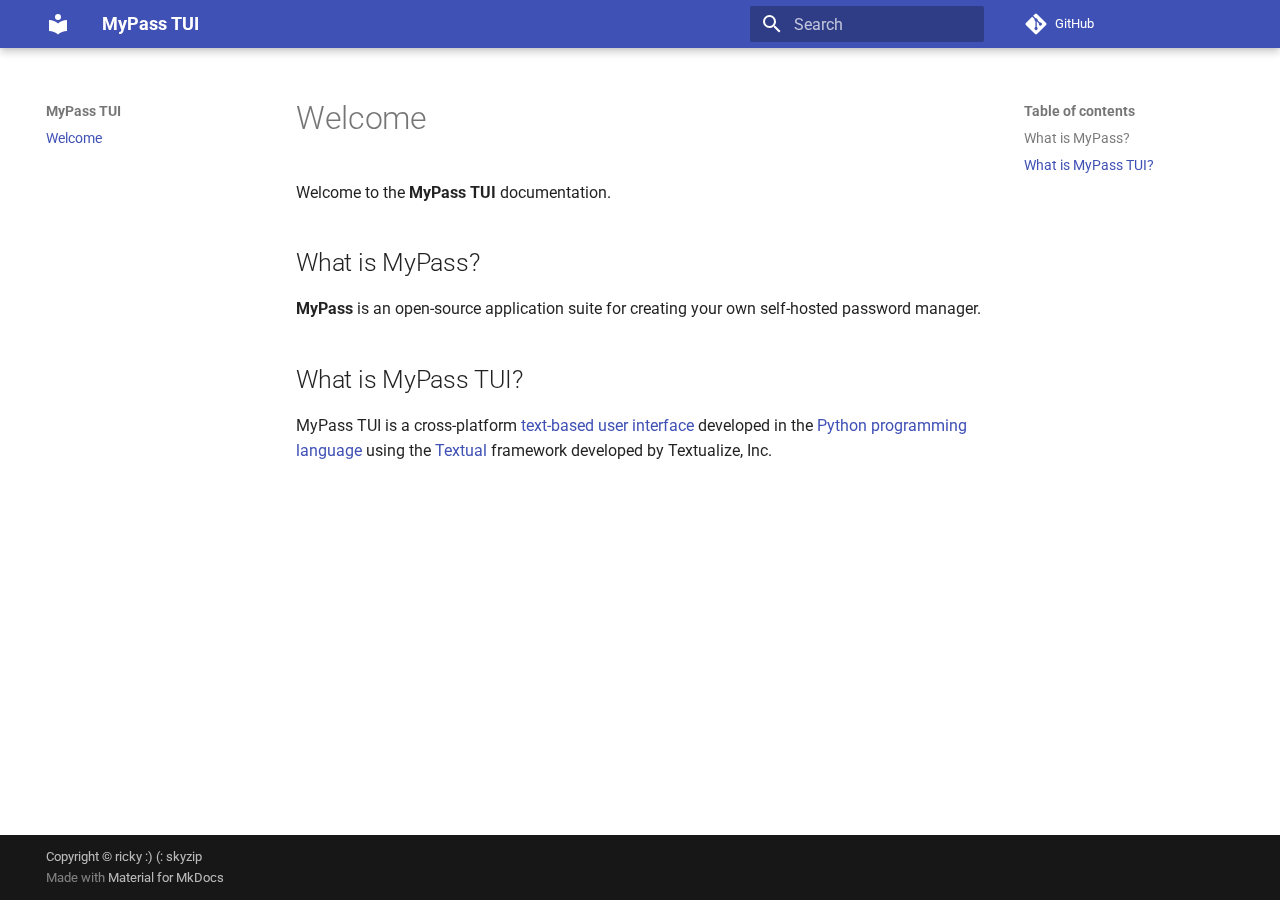
<file: index.html>
<!doctype html>
<html lang="en" class="no-js">
  <head>
    
      <meta charset="utf-8">
      <meta name="viewport" content="width=device-width,initial-scale=1">
      
      
        <meta name="author" content="ricky :) (: skyzip">
      
      
      
      
      
      <link rel="icon" href="assets/images/favicon.png">
      <meta name="generator" content="mkdocs-1.5.3, mkdocs-material-9.4.7">
    
    
      
        <title>MyPass TUI</title>
      
    
    
      <link rel="stylesheet" href="assets/stylesheets/main.4b4a2bd9.min.css">
      
      


    
    
      
    
    
      
        
        
        <link rel="preconnect" href="https://fonts.gstatic.com" crossorigin>
        <link rel="stylesheet" href="https://fonts.googleapis.com/css?family=Roboto:300,300i,400,400i,700,700i%7CRoboto+Mono:400,400i,700,700i&display=fallback">
        <style>:root{--md-text-font:"Roboto";--md-code-font:"Roboto Mono"}</style>
      
    
    
    <script>__md_scope=new URL(".",location),__md_hash=e=>[...e].reduce((e,_)=>(e<<5)-e+_.charCodeAt(0),0),__md_get=(e,_=localStorage,t=__md_scope)=>JSON.parse(_.getItem(t.pathname+"."+e)),__md_set=(e,_,t=localStorage,a=__md_scope)=>{try{t.setItem(a.pathname+"."+e,JSON.stringify(_))}catch(e){}}</script>
    
      

    
    
    
  </head>
  
  
    <body dir="ltr">
  
    
    
      <script>var palette=__md_get("__palette");if(palette&&"object"==typeof palette.color)for(var key of Object.keys(palette.color))document.body.setAttribute("data-md-color-"+key,palette.color[key])</script>
    
    <input class="md-toggle" data-md-toggle="drawer" type="checkbox" id="__drawer" autocomplete="off">
    <input class="md-toggle" data-md-toggle="search" type="checkbox" id="__search" autocomplete="off">
    <label class="md-overlay" for="__drawer"></label>
    <div data-md-component="skip">
      
        
        <a href="#welcome" class="md-skip">
          Skip to content
        </a>
      
    </div>
    <div data-md-component="announce">
      
    </div>
    
    
      

  

<header class="md-header md-header--shadow" data-md-component="header">
  <nav class="md-header__inner md-grid" aria-label="Header">
    <a href="." title="MyPass TUI" class="md-header__button md-logo" aria-label="MyPass TUI" data-md-component="logo">
      
  
  <svg xmlns="http://www.w3.org/2000/svg" viewBox="0 0 24 24"><path d="M12 8a3 3 0 0 0 3-3 3 3 0 0 0-3-3 3 3 0 0 0-3 3 3 3 0 0 0 3 3m0 3.54C9.64 9.35 6.5 8 3 8v11c3.5 0 6.64 1.35 9 3.54 2.36-2.19 5.5-3.54 9-3.54V8c-3.5 0-6.64 1.35-9 3.54Z"/></svg>

    </a>
    <label class="md-header__button md-icon" for="__drawer">
      
      <svg xmlns="http://www.w3.org/2000/svg" viewBox="0 0 24 24"><path d="M3 6h18v2H3V6m0 5h18v2H3v-2m0 5h18v2H3v-2Z"/></svg>
    </label>
    <div class="md-header__title" data-md-component="header-title">
      <div class="md-header__ellipsis">
        <div class="md-header__topic">
          <span class="md-ellipsis">
            MyPass TUI
          </span>
        </div>
        <div class="md-header__topic" data-md-component="header-topic">
          <span class="md-ellipsis">
            
              Welcome
            
          </span>
        </div>
      </div>
    </div>
    
    
    
      <label class="md-header__button md-icon" for="__search">
        
        <svg xmlns="http://www.w3.org/2000/svg" viewBox="0 0 24 24"><path d="M9.5 3A6.5 6.5 0 0 1 16 9.5c0 1.61-.59 3.09-1.56 4.23l.27.27h.79l5 5-1.5 1.5-5-5v-.79l-.27-.27A6.516 6.516 0 0 1 9.5 16 6.5 6.5 0 0 1 3 9.5 6.5 6.5 0 0 1 9.5 3m0 2C7 5 5 7 5 9.5S7 14 9.5 14 14 12 14 9.5 12 5 9.5 5Z"/></svg>
      </label>
      <div class="md-search" data-md-component="search" role="dialog">
  <label class="md-search__overlay" for="__search"></label>
  <div class="md-search__inner" role="search">
    <form class="md-search__form" name="search">
      <input type="text" class="md-search__input" name="query" aria-label="Search" placeholder="Search" autocapitalize="off" autocorrect="off" autocomplete="off" spellcheck="false" data-md-component="search-query" required>
      <label class="md-search__icon md-icon" for="__search">
        
        <svg xmlns="http://www.w3.org/2000/svg" viewBox="0 0 24 24"><path d="M9.5 3A6.5 6.5 0 0 1 16 9.5c0 1.61-.59 3.09-1.56 4.23l.27.27h.79l5 5-1.5 1.5-5-5v-.79l-.27-.27A6.516 6.516 0 0 1 9.5 16 6.5 6.5 0 0 1 3 9.5 6.5 6.5 0 0 1 9.5 3m0 2C7 5 5 7 5 9.5S7 14 9.5 14 14 12 14 9.5 12 5 9.5 5Z"/></svg>
        
        <svg xmlns="http://www.w3.org/2000/svg" viewBox="0 0 24 24"><path d="M20 11v2H8l5.5 5.5-1.42 1.42L4.16 12l7.92-7.92L13.5 5.5 8 11h12Z"/></svg>
      </label>
      <nav class="md-search__options" aria-label="Search">
        
        <button type="reset" class="md-search__icon md-icon" title="Clear" aria-label="Clear" tabindex="-1">
          
          <svg xmlns="http://www.w3.org/2000/svg" viewBox="0 0 24 24"><path d="M19 6.41 17.59 5 12 10.59 6.41 5 5 6.41 10.59 12 5 17.59 6.41 19 12 13.41 17.59 19 19 17.59 13.41 12 19 6.41Z"/></svg>
        </button>
      </nav>
      
    </form>
    <div class="md-search__output">
      <div class="md-search__scrollwrap" data-md-scrollfix>
        <div class="md-search-result" data-md-component="search-result">
          <div class="md-search-result__meta">
            Initializing search
          </div>
          <ol class="md-search-result__list" role="presentation"></ol>
        </div>
      </div>
    </div>
  </div>
</div>
    
    
      <div class="md-header__source">
        <a href="https://github.com/sourcehaven/mypass-tui" title="Go to repository" class="md-source" data-md-component="source">
  <div class="md-source__icon md-icon">
    
    <svg xmlns="http://www.w3.org/2000/svg" viewBox="0 0 448 512"><!--! Font Awesome Free 6.4.2 by @fontawesome - https://fontawesome.com License - https://fontawesome.com/license/free (Icons: CC BY 4.0, Fonts: SIL OFL 1.1, Code: MIT License) Copyright 2023 Fonticons, Inc.--><path d="M439.55 236.05 244 40.45a28.87 28.87 0 0 0-40.81 0l-40.66 40.63 51.52 51.52c27.06-9.14 52.68 16.77 43.39 43.68l49.66 49.66c34.23-11.8 61.18 31 35.47 56.69-26.49 26.49-70.21-2.87-56-37.34L240.22 199v121.85c25.3 12.54 22.26 41.85 9.08 55a34.34 34.34 0 0 1-48.55 0c-17.57-17.6-11.07-46.91 11.25-56v-123c-20.8-8.51-24.6-30.74-18.64-45L142.57 101 8.45 235.14a28.86 28.86 0 0 0 0 40.81l195.61 195.6a28.86 28.86 0 0 0 40.8 0l194.69-194.69a28.86 28.86 0 0 0 0-40.81z"/></svg>
  </div>
  <div class="md-source__repository">
    GitHub
  </div>
</a>
      </div>
    
  </nav>
  
</header>
    
    <div class="md-container" data-md-component="container">
      
      
        
          
        
      
      <main class="md-main" data-md-component="main">
        <div class="md-main__inner md-grid">
          
            
              
              <div class="md-sidebar md-sidebar--primary" data-md-component="sidebar" data-md-type="navigation" >
                <div class="md-sidebar__scrollwrap">
                  <div class="md-sidebar__inner">
                    



<nav class="md-nav md-nav--primary" aria-label="Navigation" data-md-level="0">
  <label class="md-nav__title" for="__drawer">
    <a href="." title="MyPass TUI" class="md-nav__button md-logo" aria-label="MyPass TUI" data-md-component="logo">
      
  
  <svg xmlns="http://www.w3.org/2000/svg" viewBox="0 0 24 24"><path d="M12 8a3 3 0 0 0 3-3 3 3 0 0 0-3-3 3 3 0 0 0-3 3 3 3 0 0 0 3 3m0 3.54C9.64 9.35 6.5 8 3 8v11c3.5 0 6.64 1.35 9 3.54 2.36-2.19 5.5-3.54 9-3.54V8c-3.5 0-6.64 1.35-9 3.54Z"/></svg>

    </a>
    MyPass TUI
  </label>
  
    <div class="md-nav__source">
      <a href="https://github.com/sourcehaven/mypass-tui" title="Go to repository" class="md-source" data-md-component="source">
  <div class="md-source__icon md-icon">
    
    <svg xmlns="http://www.w3.org/2000/svg" viewBox="0 0 448 512"><!--! Font Awesome Free 6.4.2 by @fontawesome - https://fontawesome.com License - https://fontawesome.com/license/free (Icons: CC BY 4.0, Fonts: SIL OFL 1.1, Code: MIT License) Copyright 2023 Fonticons, Inc.--><path d="M439.55 236.05 244 40.45a28.87 28.87 0 0 0-40.81 0l-40.66 40.63 51.52 51.52c27.06-9.14 52.68 16.77 43.39 43.68l49.66 49.66c34.23-11.8 61.18 31 35.47 56.69-26.49 26.49-70.21-2.87-56-37.34L240.22 199v121.85c25.3 12.54 22.26 41.85 9.08 55a34.34 34.34 0 0 1-48.55 0c-17.57-17.6-11.07-46.91 11.25-56v-123c-20.8-8.51-24.6-30.74-18.64-45L142.57 101 8.45 235.14a28.86 28.86 0 0 0 0 40.81l195.61 195.6a28.86 28.86 0 0 0 40.8 0l194.69-194.69a28.86 28.86 0 0 0 0-40.81z"/></svg>
  </div>
  <div class="md-source__repository">
    GitHub
  </div>
</a>
    </div>
  
  <ul class="md-nav__list" data-md-scrollfix>
    
      
      
  
  
    
  
  
    <li class="md-nav__item md-nav__item--active">
      
      <input class="md-nav__toggle md-toggle" type="checkbox" id="__toc">
      
      
        
      
      
        <label class="md-nav__link md-nav__link--active" for="__toc">
          
  
  <span class="md-ellipsis">
    Welcome
  </span>
  

          <span class="md-nav__icon md-icon"></span>
        </label>
      
      <a href="." class="md-nav__link md-nav__link--active">
        
  
  <span class="md-ellipsis">
    Welcome
  </span>
  

      </a>
      
        

<nav class="md-nav md-nav--secondary" aria-label="Table of contents">
  
  
  
    
  
  
    <label class="md-nav__title" for="__toc">
      <span class="md-nav__icon md-icon"></span>
      Table of contents
    </label>
    <ul class="md-nav__list" data-md-component="toc" data-md-scrollfix>
      
        <li class="md-nav__item">
  <a href="#what-is-mypass" class="md-nav__link">
    What is MyPass?
  </a>
  
</li>
      
        <li class="md-nav__item">
  <a href="#what-is-mypass-tui" class="md-nav__link">
    What is MyPass TUI?
  </a>
  
</li>
      
    </ul>
  
</nav>
      
    </li>
  

    
  </ul>
</nav>
                  </div>
                </div>
              </div>
            
            
              
              <div class="md-sidebar md-sidebar--secondary" data-md-component="sidebar" data-md-type="toc" >
                <div class="md-sidebar__scrollwrap">
                  <div class="md-sidebar__inner">
                    

<nav class="md-nav md-nav--secondary" aria-label="Table of contents">
  
  
  
    
  
  
    <label class="md-nav__title" for="__toc">
      <span class="md-nav__icon md-icon"></span>
      Table of contents
    </label>
    <ul class="md-nav__list" data-md-component="toc" data-md-scrollfix>
      
        <li class="md-nav__item">
  <a href="#what-is-mypass" class="md-nav__link">
    What is MyPass?
  </a>
  
</li>
      
        <li class="md-nav__item">
  <a href="#what-is-mypass-tui" class="md-nav__link">
    What is MyPass TUI?
  </a>
  
</li>
      
    </ul>
  
</nav>
                  </div>
                </div>
              </div>
            
          
          
            <div class="md-content" data-md-component="content">
              <article class="md-content__inner md-typeset">
                
                  

  
  


<h1 id="welcome">Welcome</h1>
<p>Welcome to the <strong>MyPass TUI</strong> documentation.</p>
<h2 id="what-is-mypass">What is MyPass?</h2>
<p><strong>MyPass</strong> is an open-source application suite for creating
your own self-hosted password manager.</p>
<h2 id="what-is-mypass-tui">What is MyPass TUI?</h2>
<p>MyPass TUI is a cross-platform <a href="https://en.wikipedia.org/wiki/Text-based_user_interface">text-based user interface</a>
developed in the <a href="https://www.python.org/">Python programming language</a>
using the <a href="https://www.textualize.io/">Textual</a> framework developed by Textualize, Inc.</p>





                
              </article>
            </div>
          
          
        </div>
        
      </main>
      
        <footer class="md-footer">
  
  <div class="md-footer-meta md-typeset">
    <div class="md-footer-meta__inner md-grid">
      <div class="md-copyright">
  
    <div class="md-copyright__highlight">
      Copyright © ricky :) (: skyzip
    </div>
  
  
    Made with
    <a href="https://squidfunk.github.io/mkdocs-material/" target="_blank" rel="noopener">
      Material for MkDocs
    </a>
  
</div>
      
    </div>
  </div>
</footer>
      
    </div>
    <div class="md-dialog" data-md-component="dialog">
      <div class="md-dialog__inner md-typeset"></div>
    </div>
    
    
    <script id="__config" type="application/json">{"base": ".", "features": [], "search": "assets/javascripts/workers/search.f886a092.min.js", "translations": {"clipboard.copied": "Copied to clipboard", "clipboard.copy": "Copy to clipboard", "search.result.more.one": "1 more on this page", "search.result.more.other": "# more on this page", "search.result.none": "No matching documents", "search.result.one": "1 matching document", "search.result.other": "# matching documents", "search.result.placeholder": "Type to start searching", "search.result.term.missing": "Missing", "select.version": "Select version"}}</script>
    
    
      <script src="assets/javascripts/bundle.aecac24b.min.js"></script>
      
    
  </body>
</html>
</file>
<file: assets/stylesheets/main.4b4a2bd9.min.css>
@charset "UTF-8";html{-webkit-text-size-adjust:none;-moz-text-size-adjust:none;text-size-adjust:none;box-sizing:border-box}*,:after,:before{box-sizing:inherit}@media (prefers-reduced-motion){*,:after,:before{transition:none!important}}body{margin:0}a,button,input,label{-webkit-tap-highlight-color:transparent}a{color:inherit;text-decoration:none}hr{border:0;box-sizing:initial;display:block;height:.05rem;overflow:visible;padding:0}small{font-size:80%}sub,sup{line-height:1em}img{border-style:none}table{border-collapse:initial;border-spacing:0}td,th{font-weight:400;vertical-align:top}button{background:#0000;border:0;font-family:inherit;font-size:inherit;margin:0;padding:0}input{border:0;outline:none}:root{--md-primary-fg-color:#4051b5;--md-primary-fg-color--light:#5d6cc0;--md-primary-fg-color--dark:#303fa1;--md-primary-bg-color:#fff;--md-primary-bg-color--light:#ffffffb3;--md-accent-fg-color:#526cfe;--md-accent-fg-color--transparent:#526cfe1a;--md-accent-bg-color:#fff;--md-accent-bg-color--light:#ffffffb3}[data-md-color-scheme=default]{color-scheme:light}[data-md-color-scheme=default] img[src$="#gh-dark-mode-only"],[data-md-color-scheme=default] img[src$="#only-dark"]{display:none}:root,[data-md-color-scheme=default]{--md-hue:225deg;--md-default-fg-color:#000000de;--md-default-fg-color--light:#0000008a;--md-default-fg-color--lighter:#00000052;--md-default-fg-color--lightest:#00000012;--md-default-bg-color:#fff;--md-default-bg-color--light:#ffffffb3;--md-default-bg-color--lighter:#ffffff4d;--md-default-bg-color--lightest:#ffffff1f;--md-code-fg-color:#36464e;--md-code-bg-color:#f5f5f5;--md-code-hl-color:#4287ff;--md-code-hl-color--light:#4287ff1a;--md-code-hl-number-color:#d52a2a;--md-code-hl-special-color:#db1457;--md-code-hl-function-color:#a846b9;--md-code-hl-constant-color:#6e59d9;--md-code-hl-keyword-color:#3f6ec6;--md-code-hl-string-color:#1c7d4d;--md-code-hl-name-color:var(--md-code-fg-color);--md-code-hl-operator-color:var(--md-default-fg-color--light);--md-code-hl-punctuation-color:var(--md-default-fg-color--light);--md-code-hl-comment-color:var(--md-default-fg-color--light);--md-code-hl-generic-color:var(--md-default-fg-color--light);--md-code-hl-variable-color:var(--md-default-fg-color--light);--md-typeset-color:var(--md-default-fg-color);--md-typeset-a-color:var(--md-primary-fg-color);--md-typeset-del-color:#f5503d26;--md-typeset-ins-color:#0bd57026;--md-typeset-kbd-color:#fafafa;--md-typeset-kbd-accent-color:#fff;--md-typeset-kbd-border-color:#b8b8b8;--md-typeset-mark-color:#ffff0080;--md-typeset-table-color:#0000001f;--md-typeset-table-color--light:rgba(0,0,0,.035);--md-admonition-fg-color:var(--md-default-fg-color);--md-admonition-bg-color:var(--md-default-bg-color);--md-warning-fg-color:#000000de;--md-warning-bg-color:#ff9;--md-footer-fg-color:#fff;--md-footer-fg-color--light:#ffffffb3;--md-footer-fg-color--lighter:#ffffff73;--md-footer-bg-color:#000000de;--md-footer-bg-color--dark:#00000052;--md-shadow-z1:0 0.2rem 0.5rem #0000000d,0 0 0.05rem #0000001a;--md-shadow-z2:0 0.2rem 0.5rem #0000001a,0 0 0.05rem #00000040;--md-shadow-z3:0 0.2rem 0.5rem #0003,0 0 0.05rem #00000059}.md-icon svg{fill:currentcolor;display:block;height:1.2rem;width:1.2rem}body{-webkit-font-smoothing:antialiased;-moz-osx-font-smoothing:grayscale;--md-text-font-family:var(--md-text-font,_),-apple-system,BlinkMacSystemFont,Helvetica,Arial,sans-serif;--md-code-font-family:var(--md-code-font,_),SFMono-Regular,Consolas,Menlo,monospace}aside,body,input{font-feature-settings:"kern","liga";color:var(--md-typeset-color);font-family:var(--md-text-font-family)}code,kbd,pre{font-feature-settings:"kern";font-family:var(--md-code-font-family)}:root{--md-typeset-table-sort-icon:url('data:image/svg+xml;charset=utf-8,<svg xmlns="http://www.w3.org/2000/svg" viewBox="0 0 24 24"><path d="m18 21-4-4h3V7h-3l4-4 4 4h-3v10h3M2 19v-2h10v2M2 13v-2h7v2M2 7V5h4v2H2Z"/></svg>');--md-typeset-table-sort-icon--asc:url('data:image/svg+xml;charset=utf-8,<svg xmlns="http://www.w3.org/2000/svg" viewBox="0 0 24 24"><path d="M19 17h3l-4 4-4-4h3V3h2M2 17h10v2H2M6 5v2H2V5m0 6h7v2H2v-2Z"/></svg>');--md-typeset-table-sort-icon--desc:url('data:image/svg+xml;charset=utf-8,<svg xmlns="http://www.w3.org/2000/svg" viewBox="0 0 24 24"><path d="M19 7h3l-4-4-4 4h3v14h2M2 17h10v2H2M6 5v2H2V5m0 6h7v2H2v-2Z"/></svg>')}.md-typeset{-webkit-print-color-adjust:exact;color-adjust:exact;font-size:.8rem;line-height:1.6}@media print{.md-typeset{font-size:.68rem}}.md-typeset blockquote,.md-typeset dl,.md-typeset figure,.md-typeset ol,.md-typeset pre,.md-typeset ul{margin-bottom:1em;margin-top:1em}.md-typeset h1{color:var(--md-default-fg-color--light);font-size:2em;line-height:1.3;margin:0 0 1.25em}.md-typeset h1,.md-typeset h2{font-weight:300;letter-spacing:-.01em}.md-typeset h2{font-size:1.5625em;line-height:1.4;margin:1.6em 0 .64em}.md-typeset h3{font-size:1.25em;font-weight:400;letter-spacing:-.01em;line-height:1.5;margin:1.6em 0 .8em}.md-typeset h2+h3{margin-top:.8em}.md-typeset h4{font-weight:700;letter-spacing:-.01em;margin:1em 0}.md-typeset h5,.md-typeset h6{color:var(--md-default-fg-color--light);font-size:.8em;font-weight:700;letter-spacing:-.01em;margin:1.25em 0}.md-typeset h5{text-transform:uppercase}.md-typeset hr{border-bottom:.05rem solid var(--md-default-fg-color--lightest);display:flow-root;margin:1.5em 0}.md-typeset a{color:var(--md-typeset-a-color);word-break:break-word}.md-typeset a,.md-typeset a:before{transition:color 125ms}.md-typeset a:focus,.md-typeset a:hover{color:var(--md-accent-fg-color)}.md-typeset a:focus code,.md-typeset a:hover code{background-color:var(--md-accent-fg-color--transparent)}.md-typeset a code{color:currentcolor;transition:background-color 125ms}.md-typeset a.focus-visible{outline-color:var(--md-accent-fg-color);outline-offset:.2rem}.md-typeset code,.md-typeset kbd,.md-typeset pre{color:var(--md-code-fg-color);direction:ltr;font-variant-ligatures:none}@media print{.md-typeset code,.md-typeset kbd,.md-typeset pre{white-space:pre-wrap}}.md-typeset code{background-color:var(--md-code-bg-color);border-radius:.1rem;-webkit-box-decoration-break:clone;box-decoration-break:clone;font-size:.85em;padding:0 .2941176471em;word-break:break-word}.md-typeset code:not(.focus-visible){-webkit-tap-highlight-color:transparent;outline:none}.md-typeset pre{display:flow-root;line-height:1.4;position:relative}.md-typeset pre>code{-webkit-box-decoration-break:slice;box-decoration-break:slice;box-shadow:none;display:block;margin:0;outline-color:var(--md-accent-fg-color);overflow:auto;padding:.7720588235em 1.1764705882em;scrollbar-color:var(--md-default-fg-color--lighter) #0000;scrollbar-width:thin;touch-action:auto;word-break:normal}.md-typeset pre>code:hover{scrollbar-color:var(--md-accent-fg-color) #0000}.md-typeset pre>code::-webkit-scrollbar{height:.2rem;width:.2rem}.md-typeset pre>code::-webkit-scrollbar-thumb{background-color:var(--md-default-fg-color--lighter)}.md-typeset pre>code::-webkit-scrollbar-thumb:hover{background-color:var(--md-accent-fg-color)}.md-typeset kbd{background-color:var(--md-typeset-kbd-color);border-radius:.1rem;box-shadow:0 .1rem 0 .05rem var(--md-typeset-kbd-border-color),0 .1rem 0 var(--md-typeset-kbd-border-color),0 -.1rem .2rem var(--md-typeset-kbd-accent-color) inset;color:var(--md-default-fg-color);display:inline-block;font-size:.75em;padding:0 .6666666667em;vertical-align:text-top;word-break:break-word}.md-typeset mark{background-color:var(--md-typeset-mark-color);-webkit-box-decoration-break:clone;box-decoration-break:clone;color:inherit;word-break:break-word}.md-typeset abbr{border-bottom:.05rem dotted var(--md-default-fg-color--light);cursor:help;text-decoration:none}@media (hover:none){.md-typeset abbr[title]:focus:after,.md-typeset abbr[title]:hover:after{background-color:var(--md-default-fg-color);border-radius:.1rem;box-shadow:var(--md-shadow-z3);color:var(--md-default-bg-color);content:attr(title);font-size:.7rem;left:.8rem;margin-top:2em;padding:.2rem .3rem;position:absolute;right:.8rem}}.md-typeset small{opacity:.75}[dir=ltr] .md-typeset sub,[dir=ltr] .md-typeset sup{margin-left:.078125em}[dir=rtl] .md-typeset sub,[dir=rtl] .md-typeset sup{margin-right:.078125em}[dir=ltr] .md-typeset blockquote{padding-left:.6rem}[dir=rtl] .md-typeset blockquote{padding-right:.6rem}[dir=ltr] .md-typeset blockquote{border-left:.2rem solid var(--md-default-fg-color--lighter)}[dir=rtl] .md-typeset blockquote{border-right:.2rem solid var(--md-default-fg-color--lighter)}.md-typeset blockquote{color:var(--md-default-fg-color--light);margin-left:0;margin-right:0}.md-typeset ul{list-style-type:disc}[dir=ltr] .md-typeset ol,[dir=ltr] .md-typeset ul{margin-left:.625em}[dir=rtl] .md-typeset ol,[dir=rtl] .md-typeset ul{margin-right:.625em}.md-typeset ol,.md-typeset ul{padding:0}.md-typeset ol:not([hidden]),.md-typeset ul:not([hidden]){display:flow-root}.md-typeset ol ol,.md-typeset ul ol{list-style-type:lower-alpha}.md-typeset ol ol ol,.md-typeset ul ol ol{list-style-type:lower-roman}[dir=ltr] .md-typeset ol li,[dir=ltr] .md-typeset ul li{margin-left:1.25em}[dir=rtl] .md-typeset ol li,[dir=rtl] .md-typeset ul li{margin-right:1.25em}.md-typeset ol li,.md-typeset ul li{margin-bottom:.5em}.md-typeset ol li blockquote,.md-typeset ol li p,.md-typeset ul li blockquote,.md-typeset ul li p{margin:.5em 0}.md-typeset ol li:last-child,.md-typeset ul li:last-child{margin-bottom:0}[dir=ltr] .md-typeset ol li ol,[dir=ltr] .md-typeset ol li ul,[dir=ltr] .md-typeset ul li ol,[dir=ltr] .md-typeset ul li ul{margin-left:.625em}[dir=rtl] .md-typeset ol li ol,[dir=rtl] .md-typeset ol li ul,[dir=rtl] .md-typeset ul li ol,[dir=rtl] .md-typeset ul li ul{margin-right:.625em}.md-typeset ol li ol,.md-typeset ol li ul,.md-typeset ul li ol,.md-typeset ul li ul{margin-bottom:.5em;margin-top:.5em}[dir=ltr] .md-typeset dd{margin-left:1.875em}[dir=rtl] .md-typeset dd{margin-right:1.875em}.md-typeset dd{margin-bottom:1.5em;margin-top:1em}.md-typeset img,.md-typeset svg,.md-typeset video{height:auto;max-width:100%}.md-typeset img[align=left]{margin:1em 1em 1em 0}.md-typeset img[align=right]{margin:1em 0 1em 1em}.md-typeset img[align]:only-child{margin-top:0}.md-typeset figure{display:flow-root;margin:1em auto;max-width:100%;text-align:center;width:-webkit-fit-content;width:-moz-fit-content;width:fit-content}.md-typeset figure img{display:block}.md-typeset figcaption{font-style:italic;margin:1em auto;max-width:24rem}.md-typeset iframe{max-width:100%}.md-typeset table:not([class]){background-color:var(--md-default-bg-color);border:.05rem solid var(--md-typeset-table-color);border-radius:.1rem;display:inline-block;font-size:.64rem;max-width:100%;overflow:auto;touch-action:auto}@media print{.md-typeset table:not([class]){display:table}}.md-typeset table:not([class])+*{margin-top:1.5em}.md-typeset table:not([class]) td>:first-child,.md-typeset table:not([class]) th>:first-child{margin-top:0}.md-typeset table:not([class]) td>:last-child,.md-typeset table:not([class]) th>:last-child{margin-bottom:0}.md-typeset table:not([class]) td:not([align]),.md-typeset table:not([class]) th:not([align]){text-align:left}[dir=rtl] .md-typeset table:not([class]) td:not([align]),[dir=rtl] .md-typeset table:not([class]) th:not([align]){text-align:right}.md-typeset table:not([class]) th{font-weight:700;min-width:5rem;padding:.9375em 1.25em;vertical-align:top}.md-typeset table:not([class]) td{border-top:.05rem solid var(--md-typeset-table-color);padding:.9375em 1.25em;vertical-align:top}.md-typeset table:not([class]) tbody tr{transition:background-color 125ms}.md-typeset table:not([class]) tbody tr:hover{background-color:var(--md-typeset-table-color--light);box-shadow:0 .05rem 0 var(--md-default-bg-color) inset}.md-typeset table:not([class]) a{word-break:normal}.md-typeset table th[role=columnheader]{cursor:pointer}[dir=ltr] .md-typeset table th[role=columnheader]:after{margin-left:.5em}[dir=rtl] .md-typeset table th[role=columnheader]:after{margin-right:.5em}.md-typeset table th[role=columnheader]:after{content:"";display:inline-block;height:1.2em;-webkit-mask-image:var(--md-typeset-table-sort-icon);mask-image:var(--md-typeset-table-sort-icon);-webkit-mask-repeat:no-repeat;mask-repeat:no-repeat;-webkit-mask-size:contain;mask-size:contain;transition:background-color 125ms;vertical-align:text-bottom;width:1.2em}.md-typeset table th[role=columnheader]:hover:after{background-color:var(--md-default-fg-color--lighter)}.md-typeset table th[role=columnheader][aria-sort=ascending]:after{background-color:var(--md-default-fg-color--light);-webkit-mask-image:var(--md-typeset-table-sort-icon--asc);mask-image:var(--md-typeset-table-sort-icon--asc)}.md-typeset table th[role=columnheader][aria-sort=descending]:after{background-color:var(--md-default-fg-color--light);-webkit-mask-image:var(--md-typeset-table-sort-icon--desc);mask-image:var(--md-typeset-table-sort-icon--desc)}.md-typeset__scrollwrap{margin:1em -.8rem;overflow-x:auto;touch-action:auto}.md-typeset__table{display:inline-block;margin-bottom:.5em;padding:0 .8rem}@media print{.md-typeset__table{display:block}}html .md-typeset__table table{display:table;margin:0;overflow:hidden;width:100%}@media screen and (max-width:44.984375em){.md-content__inner>pre{margin:1em -.8rem}.md-content__inner>pre code{border-radius:0}}.md-typeset .md-author{display:block;flex-shrink:0;height:1.6rem;overflow:hidden;position:relative;transition:color 125ms,transform 125ms;width:1.6rem}.md-typeset .md-author img{border-radius:100%;display:block}.md-typeset .md-author--more{background:var(--md-default-fg-color--lightest);color:var(--md-default-fg-color--lighter);font-size:.6rem;font-weight:700;line-height:1.6rem;text-align:center}.md-typeset .md-author--long{height:2.4rem;width:2.4rem}.md-typeset a.md-author{transform:scale(1)}.md-typeset a.md-author img{filter:grayscale(100%) opacity(75%);transition:filter 125ms}.md-typeset a.md-author:focus,.md-typeset a.md-author:hover{transform:scale(1.1);z-index:1}.md-typeset a.md-author:focus img,.md-typeset a.md-author:hover img{filter:grayscale(0)}.md-banner{background-color:var(--md-footer-bg-color);color:var(--md-footer-fg-color);overflow:auto}@media print{.md-banner{display:none}}.md-banner--warning{background-color:var(--md-warning-bg-color);color:var(--md-warning-fg-color)}.md-banner__inner{font-size:.7rem;margin:.6rem auto;padding:0 .8rem}[dir=ltr] .md-banner__button{float:right}[dir=rtl] .md-banner__button{float:left}.md-banner__button{color:inherit;cursor:pointer;transition:opacity .25s}.no-js .md-banner__button{display:none}.md-banner__button:hover{opacity:.7}html{font-size:125%;height:100%;overflow-x:hidden}@media screen and (min-width:100em){html{font-size:137.5%}}@media screen and (min-width:125em){html{font-size:150%}}body{background-color:var(--md-default-bg-color);display:flex;flex-direction:column;font-size:.5rem;min-height:100%;position:relative;width:100%}@media print{body{display:block}}@media screen and (max-width:59.984375em){body[data-md-scrolllock]{position:fixed}}.md-grid{margin-left:auto;margin-right:auto;max-width:61rem}.md-container{display:flex;flex-direction:column;flex-grow:1}@media print{.md-container{display:block}}.md-main{flex-grow:1}.md-main__inner{display:flex;height:100%;margin-top:1.5rem}.md-ellipsis{overflow:hidden;text-overflow:ellipsis}.md-toggle{display:none}.md-option{height:0;opacity:0;position:absolute;width:0}.md-option:checked+label:not([hidden]){display:block}.md-option.focus-visible+label{outline-color:var(--md-accent-fg-color);outline-style:auto}.md-skip{background-color:var(--md-default-fg-color);border-radius:.1rem;color:var(--md-default-bg-color);font-size:.64rem;margin:.5rem;opacity:0;outline-color:var(--md-accent-fg-color);padding:.3rem .5rem;position:fixed;transform:translateY(.4rem);z-index:-1}.md-skip:focus{opacity:1;transform:translateY(0);transition:transform .25s cubic-bezier(.4,0,.2,1),opacity 175ms 75ms;z-index:10}@page{margin:25mm}:root{--md-clipboard-icon:url('data:image/svg+xml;charset=utf-8,<svg xmlns="http://www.w3.org/2000/svg" viewBox="0 0 24 24"><path d="M19 21H8V7h11m0-2H8a2 2 0 0 0-2 2v14a2 2 0 0 0 2 2h11a2 2 0 0 0 2-2V7a2 2 0 0 0-2-2m-3-4H4a2 2 0 0 0-2 2v14h2V3h12V1Z"/></svg>')}.md-clipboard{border-radius:.1rem;color:var(--md-default-fg-color--lightest);cursor:pointer;height:1.5em;outline-color:var(--md-accent-fg-color);outline-offset:.1rem;position:absolute;right:.5em;top:.5em;transition:color .25s;width:1.5em;z-index:1}@media print{.md-clipboard{display:none}}.md-clipboard:not(.focus-visible){-webkit-tap-highlight-color:transparent;outline:none}:hover>.md-clipboard{color:var(--md-default-fg-color--light)}.md-clipboard:focus,.md-clipboard:hover{color:var(--md-accent-fg-color)}.md-clipboard:after{background-color:currentcolor;content:"";display:block;height:1.125em;margin:0 auto;-webkit-mask-image:var(--md-clipboard-icon);mask-image:var(--md-clipboard-icon);-webkit-mask-position:center;mask-position:center;-webkit-mask-repeat:no-repeat;mask-repeat:no-repeat;-webkit-mask-size:contain;mask-size:contain;width:1.125em}.md-clipboard--inline{cursor:pointer}.md-clipboard--inline code{transition:color .25s,background-color .25s}.md-clipboard--inline:focus code,.md-clipboard--inline:hover code{background-color:var(--md-accent-fg-color--transparent);color:var(--md-accent-fg-color)}@keyframes consent{0%{opacity:0;transform:translateY(100%)}to{opacity:1;transform:translateY(0)}}@keyframes overlay{0%{opacity:0}to{opacity:1}}.md-consent__overlay{animation:overlay .25s both;-webkit-backdrop-filter:blur(.1rem);backdrop-filter:blur(.1rem);background-color:#0000008a;height:100%;opacity:1;position:fixed;top:0;width:100%;z-index:5}.md-consent__inner{animation:consent .5s cubic-bezier(.1,.7,.1,1) both;background-color:var(--md-default-bg-color);border:0;border-radius:.1rem;bottom:0;box-shadow:0 0 .2rem #0000001a,0 .2rem .4rem #0003;max-height:100%;overflow:auto;padding:0;position:fixed;width:100%;z-index:5}.md-consent__form{padding:.8rem}.md-consent__settings{display:none;margin:1em 0}input:checked+.md-consent__settings{display:block}.md-consent__controls{margin-bottom:.8rem}.md-typeset .md-consent__controls .md-button{display:inline}@media screen and (max-width:44.984375em){.md-typeset .md-consent__controls .md-button{display:block;margin-top:.4rem;text-align:center;width:100%}}.md-consent label{cursor:pointer}.md-content{flex-grow:1;min-width:0}.md-content__inner{margin:0 .8rem 1.2rem;padding-top:.6rem}@media screen and (min-width:76.25em){[dir=ltr] .md-sidebar--primary:not([hidden])~.md-content>.md-content__inner{margin-left:1.2rem}[dir=ltr] .md-sidebar--secondary:not([hidden])~.md-content>.md-content__inner,[dir=rtl] .md-sidebar--primary:not([hidden])~.md-content>.md-content__inner{margin-right:1.2rem}[dir=rtl] .md-sidebar--secondary:not([hidden])~.md-content>.md-content__inner{margin-left:1.2rem}}.md-content__inner:before{content:"";display:block;height:.4rem}.md-content__inner>:last-child{margin-bottom:0}[dir=ltr] .md-content__button{float:right}[dir=rtl] .md-content__button{float:left}[dir=ltr] .md-content__button{margin-left:.4rem}[dir=rtl] .md-content__button{margin-right:.4rem}.md-content__button{margin:.4rem 0;padding:0}@media print{.md-content__button{display:none}}.md-typeset .md-content__button{color:var(--md-default-fg-color--lighter)}.md-content__button svg{display:inline;vertical-align:top}[dir=rtl] .md-content__button svg{transform:scaleX(-1)}[dir=ltr] .md-dialog{right:.8rem}[dir=rtl] .md-dialog{left:.8rem}.md-dialog{background-color:var(--md-default-fg-color);border-radius:.1rem;bottom:.8rem;box-shadow:var(--md-shadow-z3);min-width:11.1rem;opacity:0;padding:.4rem .6rem;pointer-events:none;position:fixed;transform:translateY(100%);transition:transform 0ms .4s,opacity .4s;z-index:4}@media print{.md-dialog{display:none}}.md-dialog--active{opacity:1;pointer-events:auto;transform:translateY(0);transition:transform .4s cubic-bezier(.075,.85,.175,1),opacity .4s}.md-dialog__inner{color:var(--md-default-bg-color);font-size:.7rem}.md-feedback{margin:2em 0 1em;text-align:center}.md-feedback fieldset{border:none;margin:0;padding:0}.md-feedback__title{font-weight:700;margin:1em auto}.md-feedback__inner{position:relative}.md-feedback__list{display:flex;flex-wrap:wrap;place-content:baseline center;position:relative}.md-feedback__list:hover .md-icon:not(:disabled){color:var(--md-default-fg-color--lighter)}:disabled .md-feedback__list{min-height:1.8rem}.md-feedback__icon{color:var(--md-default-fg-color--light);cursor:pointer;flex-shrink:0;margin:0 .1rem;transition:color 125ms}.md-feedback__icon:not(:disabled).md-icon:hover{color:var(--md-accent-fg-color)}.md-feedback__icon:disabled{color:var(--md-default-fg-color--lightest);pointer-events:none}.md-feedback__note{opacity:0;position:relative;transform:translateY(.4rem);transition:transform .4s cubic-bezier(.1,.7,.1,1),opacity .15s}.md-feedback__note>*{margin:0 auto;max-width:16rem}:disabled .md-feedback__note{opacity:1;transform:translateY(0)}.md-footer{background-color:var(--md-footer-bg-color);color:var(--md-footer-fg-color)}@media print{.md-footer{display:none}}.md-footer__inner{justify-content:space-between;overflow:auto;padding:.2rem}.md-footer__inner:not([hidden]){display:flex}.md-footer__link{align-items:end;display:flex;flex-grow:0.01;margin-bottom:.4rem;margin-top:1rem;max-width:100%;outline-color:var(--md-accent-fg-color);overflow:hidden;transition:opacity .25s}.md-footer__link:focus,.md-footer__link:hover{opacity:.7}[dir=rtl] .md-footer__link svg{transform:scaleX(-1)}@media screen and (max-width:44.984375em){.md-footer__link--prev{flex-shrink:0}.md-footer__link--prev .md-footer__title{display:none}}[dir=ltr] .md-footer__link--next{margin-left:auto}[dir=rtl] .md-footer__link--next{margin-right:auto}.md-footer__link--next{text-align:right}[dir=rtl] .md-footer__link--next{text-align:left}.md-footer__title{flex-grow:1;font-size:.9rem;margin-bottom:.7rem;max-width:calc(100% - 2.4rem);padding:0 1rem;white-space:nowrap}.md-footer__button{margin:.2rem;padding:.4rem}.md-footer__direction{font-size:.64rem;opacity:.7}.md-footer-meta{background-color:var(--md-footer-bg-color--dark)}.md-footer-meta__inner{display:flex;flex-wrap:wrap;justify-content:space-between;padding:.2rem}html .md-footer-meta.md-typeset a{color:var(--md-footer-fg-color--light)}html .md-footer-meta.md-typeset a:focus,html .md-footer-meta.md-typeset a:hover{color:var(--md-footer-fg-color)}.md-copyright{color:var(--md-footer-fg-color--lighter);font-size:.64rem;margin:auto .6rem;padding:.4rem 0;width:100%}@media screen and (min-width:45em){.md-copyright{width:auto}}.md-copyright__highlight{color:var(--md-footer-fg-color--light)}.md-social{display:inline-flex;gap:.2rem;margin:0 .4rem;padding:.2rem 0 .6rem}@media screen and (min-width:45em){.md-social{padding:.6rem 0}}.md-social__link{display:inline-block;height:1.6rem;text-align:center;width:1.6rem}.md-social__link:before{line-height:1.9}.md-social__link svg{fill:currentcolor;max-height:.8rem;vertical-align:-25%}.md-typeset .md-button{border:.1rem solid;border-radius:.1rem;color:var(--md-primary-fg-color);cursor:pointer;display:inline-block;font-weight:700;padding:.625em 2em;transition:color 125ms,background-color 125ms,border-color 125ms}.md-typeset .md-button--primary{background-color:var(--md-primary-fg-color);border-color:var(--md-primary-fg-color);color:var(--md-primary-bg-color)}.md-typeset .md-button:focus,.md-typeset .md-button:hover{background-color:var(--md-accent-fg-color);border-color:var(--md-accent-fg-color);color:var(--md-accent-bg-color)}[dir=ltr] .md-typeset .md-input{border-top-left-radius:.1rem}[dir=ltr] .md-typeset .md-input,[dir=rtl] .md-typeset .md-input{border-top-right-radius:.1rem}[dir=rtl] .md-typeset .md-input{border-top-left-radius:.1rem}.md-typeset .md-input{border-bottom:.1rem solid var(--md-default-fg-color--lighter);box-shadow:var(--md-shadow-z1);font-size:.8rem;height:1.8rem;padding:0 .6rem;transition:border .25s,box-shadow .25s}.md-typeset .md-input:focus,.md-typeset .md-input:hover{border-bottom-color:var(--md-accent-fg-color);box-shadow:var(--md-shadow-z2)}.md-typeset .md-input--stretch{width:100%}.md-header{background-color:var(--md-primary-fg-color);box-shadow:0 0 .2rem #0000,0 .2rem .4rem #0000;color:var(--md-primary-bg-color);display:block;left:0;position:sticky;right:0;top:0;z-index:4}@media print{.md-header{display:none}}.md-header[hidden]{transform:translateY(-100%);transition:transform .25s cubic-bezier(.8,0,.6,1),box-shadow .25s}.md-header--shadow{box-shadow:0 0 .2rem #0000001a,0 .2rem .4rem #0003;transition:transform .25s cubic-bezier(.1,.7,.1,1),box-shadow .25s}.md-header__inner{align-items:center;display:flex;padding:0 .2rem}.md-header__button{color:currentcolor;cursor:pointer;margin:.2rem;outline-color:var(--md-accent-fg-color);padding:.4rem;position:relative;transition:opacity .25s;vertical-align:middle;z-index:1}.md-header__button:hover{opacity:.7}.md-header__button:not([hidden]){display:inline-block}.md-header__button:not(.focus-visible){-webkit-tap-highlight-color:transparent;outline:none}.md-header__button.md-logo{margin:.2rem;padding:.4rem}@media screen and (max-width:76.234375em){.md-header__button.md-logo{display:none}}.md-header__button.md-logo img,.md-header__button.md-logo svg{fill:currentcolor;display:block;height:1.2rem;width:auto}@media screen and (min-width:60em){.md-header__button[for=__search]{display:none}}.no-js .md-header__button[for=__search]{display:none}[dir=rtl] .md-header__button[for=__search] svg{transform:scaleX(-1)}@media screen and (min-width:76.25em){.md-header__button[for=__drawer]{display:none}}.md-header__topic{display:flex;max-width:100%;position:absolute;transition:transform .4s cubic-bezier(.1,.7,.1,1),opacity .15s;white-space:nowrap}.md-header__topic+.md-header__topic{opacity:0;pointer-events:none;transform:translateX(1.25rem);transition:transform .4s cubic-bezier(1,.7,.1,.1),opacity .15s;z-index:-1}[dir=rtl] .md-header__topic+.md-header__topic{transform:translateX(-1.25rem)}.md-header__topic:first-child{font-weight:700}[dir=ltr] .md-header__title{margin-left:1rem;margin-right:.4rem}[dir=rtl] .md-header__title{margin-left:.4rem;margin-right:1rem}.md-header__title{flex-grow:1;font-size:.9rem;height:2.4rem;line-height:2.4rem}.md-header__title--active .md-header__topic{opacity:0;pointer-events:none;transform:translateX(-1.25rem);transition:transform .4s cubic-bezier(1,.7,.1,.1),opacity .15s;z-index:-1}[dir=rtl] .md-header__title--active .md-header__topic{transform:translateX(1.25rem)}.md-header__title--active .md-header__topic+.md-header__topic{opacity:1;pointer-events:auto;transform:translateX(0);transition:transform .4s cubic-bezier(.1,.7,.1,1),opacity .15s;z-index:0}.md-header__title>.md-header__ellipsis{height:100%;position:relative;width:100%}.md-header__option{display:flex;flex-shrink:0;max-width:100%;transition:max-width 0ms .25s,opacity .25s .25s;white-space:nowrap}[data-md-toggle=search]:checked~.md-header .md-header__option{max-width:0;opacity:0;transition:max-width 0ms,opacity 0ms}.md-header__option>input{bottom:0}.md-header__source{display:none}@media screen and (min-width:60em){[dir=ltr] .md-header__source{margin-left:1rem}[dir=rtl] .md-header__source{margin-right:1rem}.md-header__source{display:block;max-width:11.7rem;width:11.7rem}}@media screen and (min-width:76.25em){[dir=ltr] .md-header__source{margin-left:1.4rem}[dir=rtl] .md-header__source{margin-right:1.4rem}}.md-meta{color:var(--md-default-fg-color--light);font-size:.7rem;line-height:1.3}.md-meta__list{display:inline-flex;flex-wrap:wrap;list-style:none;margin:0;padding:0}.md-meta__item:not(:last-child):after{content:"·";margin-left:.2rem;margin-right:.2rem}.md-meta__link{color:var(--md-typeset-a-color)}.md-meta__link:focus,.md-meta__link:hover{color:var(--md-accent-fg-color)}.md-draft{background-color:#ff1744;border-radius:.125em;color:#fff;display:inline-block;font-weight:700;padding-left:.5714285714em;padding-right:.5714285714em}:root{--md-nav-icon--prev:url('data:image/svg+xml;charset=utf-8,<svg xmlns="http://www.w3.org/2000/svg" viewBox="0 0 24 24"><path d="M20 11v2H8l5.5 5.5-1.42 1.42L4.16 12l7.92-7.92L13.5 5.5 8 11h12Z"/></svg>');--md-nav-icon--next:url('data:image/svg+xml;charset=utf-8,<svg xmlns="http://www.w3.org/2000/svg" viewBox="0 0 24 24"><path d="M8.59 16.58 13.17 12 8.59 7.41 10 6l6 6-6 6-1.41-1.42Z"/></svg>');--md-toc-icon:url('data:image/svg+xml;charset=utf-8,<svg xmlns="http://www.w3.org/2000/svg" viewBox="0 0 24 24"><path d="M3 9h14V7H3v2m0 4h14v-2H3v2m0 4h14v-2H3v2m16 0h2v-2h-2v2m0-10v2h2V7h-2m0 6h2v-2h-2v2Z"/></svg>')}.md-nav{font-size:.7rem;line-height:1.3}.md-nav__title{color:var(--md-default-fg-color--light);display:block;font-weight:700;overflow:hidden;padding:0 .6rem;text-overflow:ellipsis}.md-nav__title .md-nav__button{display:none}.md-nav__title .md-nav__button img{height:100%;width:auto}.md-nav__title .md-nav__button.md-logo img,.md-nav__title .md-nav__button.md-logo svg{fill:currentcolor;display:block;height:2.4rem;max-width:100%;object-fit:contain;width:auto}.md-nav__list{list-style:none;margin:0;padding:0}.md-nav__link{align-items:flex-start;display:flex;gap:.4rem;margin-top:.625em;scroll-snap-align:start;transition:color 125ms}.md-nav__link--passed{color:var(--md-default-fg-color--light)}.md-nav__item .md-nav__link--active,.md-nav__item .md-nav__link--active code{color:var(--md-typeset-a-color)}.md-nav__link .md-ellipsis{position:relative}[dir=ltr] .md-nav__link .md-icon:last-child{margin-left:auto}[dir=rtl] .md-nav__link .md-icon:last-child{margin-right:auto}.md-nav__link svg{fill:currentcolor;flex-shrink:0;height:1.3em}.md-nav__link[for]:focus,.md-nav__link[for]:hover,.md-nav__link[href]:focus,.md-nav__link[href]:hover{color:var(--md-accent-fg-color);cursor:pointer}.md-nav__link.focus-visible{outline-color:var(--md-accent-fg-color);outline-offset:.2rem}.md-nav--primary .md-nav__link[for=__toc]{display:none}.md-nav--primary .md-nav__link[for=__toc] .md-icon:after{background-color:currentcolor;display:block;height:100%;-webkit-mask-image:var(--md-toc-icon);mask-image:var(--md-toc-icon);width:100%}.md-nav--primary .md-nav__link[for=__toc]~.md-nav{display:none}.md-nav__container>.md-nav__link{margin-top:0}.md-nav__container>.md-nav__link:first-child{flex-grow:1;min-width:0}.md-nav__icon{flex-shrink:0}.md-nav__source{display:none}@media screen and (max-width:76.234375em){.md-nav--primary,.md-nav--primary .md-nav{background-color:var(--md-default-bg-color);display:flex;flex-direction:column;height:100%;left:0;position:absolute;right:0;top:0;z-index:1}.md-nav--primary .md-nav__item,.md-nav--primary .md-nav__title{font-size:.8rem;line-height:1.5}.md-nav--primary .md-nav__title{background-color:var(--md-default-fg-color--lightest);color:var(--md-default-fg-color--light);cursor:pointer;height:5.6rem;line-height:2.4rem;padding:3rem .8rem .2rem;position:relative;white-space:nowrap}[dir=ltr] .md-nav--primary .md-nav__title .md-nav__icon{left:.4rem}[dir=rtl] .md-nav--primary .md-nav__title .md-nav__icon{right:.4rem}.md-nav--primary .md-nav__title .md-nav__icon{display:block;height:1.2rem;margin:.2rem;position:absolute;top:.4rem;width:1.2rem}.md-nav--primary .md-nav__title .md-nav__icon:after{background-color:currentcolor;content:"";display:block;height:100%;-webkit-mask-image:var(--md-nav-icon--prev);mask-image:var(--md-nav-icon--prev);-webkit-mask-position:center;mask-position:center;-webkit-mask-repeat:no-repeat;mask-repeat:no-repeat;-webkit-mask-size:contain;mask-size:contain;width:100%}.md-nav--primary .md-nav__title~.md-nav__list{background-color:var(--md-default-bg-color);box-shadow:0 .05rem 0 var(--md-default-fg-color--lightest) inset;overflow-y:auto;scroll-snap-type:y mandatory;touch-action:pan-y}.md-nav--primary .md-nav__title~.md-nav__list>:first-child{border-top:0}.md-nav--primary .md-nav__title[for=__drawer]{background-color:var(--md-primary-fg-color);color:var(--md-primary-bg-color);font-weight:700}.md-nav--primary .md-nav__title .md-logo{display:block;left:.2rem;margin:.2rem;padding:.4rem;position:absolute;right:.2rem;top:.2rem}.md-nav--primary .md-nav__list{flex:1}.md-nav--primary .md-nav__item{border-top:.05rem solid var(--md-default-fg-color--lightest)}.md-nav--primary .md-nav__item--active>.md-nav__link{color:var(--md-typeset-a-color)}.md-nav--primary .md-nav__item--active>.md-nav__link:focus,.md-nav--primary .md-nav__item--active>.md-nav__link:hover{color:var(--md-accent-fg-color)}.md-nav--primary .md-nav__link{margin-top:0;padding:.6rem .8rem}.md-nav--primary .md-nav__link svg{margin-top:.1em}.md-nav--primary .md-nav__link>.md-nav__link{padding:0}[dir=ltr] .md-nav--primary .md-nav__link .md-nav__icon{margin-right:-.2rem}[dir=rtl] .md-nav--primary .md-nav__link .md-nav__icon{margin-left:-.2rem}.md-nav--primary .md-nav__link .md-nav__icon{font-size:1.2rem;height:1.2rem;width:1.2rem}.md-nav--primary .md-nav__link .md-nav__icon:after{background-color:currentcolor;content:"";display:block;height:100%;-webkit-mask-image:var(--md-nav-icon--next);mask-image:var(--md-nav-icon--next);-webkit-mask-position:center;mask-position:center;-webkit-mask-repeat:no-repeat;mask-repeat:no-repeat;-webkit-mask-size:contain;mask-size:contain;width:100%}[dir=rtl] .md-nav--primary .md-nav__icon:after{transform:scale(-1)}.md-nav--primary .md-nav--secondary .md-nav{background-color:initial;position:static}[dir=ltr] .md-nav--primary .md-nav--secondary .md-nav .md-nav__link{padding-left:1.4rem}[dir=rtl] .md-nav--primary .md-nav--secondary .md-nav .md-nav__link{padding-right:1.4rem}[dir=ltr] .md-nav--primary .md-nav--secondary .md-nav .md-nav .md-nav__link{padding-left:2rem}[dir=rtl] .md-nav--primary .md-nav--secondary .md-nav .md-nav .md-nav__link{padding-right:2rem}[dir=ltr] .md-nav--primary .md-nav--secondary .md-nav .md-nav .md-nav .md-nav__link{padding-left:2.6rem}[dir=rtl] .md-nav--primary .md-nav--secondary .md-nav .md-nav .md-nav .md-nav__link{padding-right:2.6rem}[dir=ltr] .md-nav--primary .md-nav--secondary .md-nav .md-nav .md-nav .md-nav .md-nav__link{padding-left:3.2rem}[dir=rtl] .md-nav--primary .md-nav--secondary .md-nav .md-nav .md-nav .md-nav .md-nav__link{padding-right:3.2rem}.md-nav--secondary{background-color:initial}.md-nav__toggle~.md-nav{display:flex;opacity:0;transform:translateX(100%);transition:transform .25s cubic-bezier(.8,0,.6,1),opacity 125ms 50ms}[dir=rtl] .md-nav__toggle~.md-nav{transform:translateX(-100%)}.md-nav__toggle:checked~.md-nav{opacity:1;transform:translateX(0);transition:transform .25s cubic-bezier(.4,0,.2,1),opacity 125ms 125ms}.md-nav__toggle:checked~.md-nav>.md-nav__list{-webkit-backface-visibility:hidden;backface-visibility:hidden}}@media screen and (max-width:59.984375em){.md-nav--primary .md-nav__link[for=__toc]{display:flex}.md-nav--primary .md-nav__link[for=__toc] .md-icon:after{content:""}.md-nav--primary .md-nav__link[for=__toc]+.md-nav__link{display:none}.md-nav--primary .md-nav__link[for=__toc]~.md-nav{display:flex}.md-nav__source{background-color:var(--md-primary-fg-color--dark);color:var(--md-primary-bg-color);display:block;padding:0 .2rem}}@media screen and (min-width:60em) and (max-width:76.234375em){.md-nav--integrated .md-nav__link[for=__toc]{display:flex}.md-nav--integrated .md-nav__link[for=__toc] .md-icon:after{content:""}.md-nav--integrated .md-nav__link[for=__toc]+.md-nav__link{display:none}.md-nav--integrated .md-nav__link[for=__toc]~.md-nav{display:flex}}@media screen and (min-width:60em){.md-nav{margin-bottom:-.4rem}.md-nav--secondary .md-nav__title{background:var(--md-default-bg-color);box-shadow:0 0 .4rem .4rem var(--md-default-bg-color);position:sticky;top:0;z-index:1}.md-nav--secondary .md-nav__title[for=__toc]{scroll-snap-align:start}.md-nav--secondary .md-nav__title .md-nav__icon{display:none}[dir=ltr] .md-nav--secondary .md-nav__list{padding-left:.6rem}[dir=rtl] .md-nav--secondary .md-nav__list{padding-right:.6rem}.md-nav--secondary .md-nav__list{padding-bottom:.4rem}[dir=ltr] .md-nav--secondary .md-nav__item>.md-nav__link{margin-right:.4rem}[dir=rtl] .md-nav--secondary .md-nav__item>.md-nav__link{margin-left:.4rem}}@media screen and (min-width:76.25em){.md-nav{margin-bottom:-.4rem;transition:max-height .25s cubic-bezier(.86,0,.07,1)}.md-nav--primary .md-nav__title{background:var(--md-default-bg-color);box-shadow:0 0 .4rem .4rem var(--md-default-bg-color);position:sticky;top:0;z-index:1}.md-nav--primary .md-nav__title[for=__drawer]{scroll-snap-align:start}.md-nav--primary .md-nav__title .md-nav__icon{display:none}[dir=ltr] .md-nav--primary .md-nav__list{padding-left:.6rem}[dir=rtl] .md-nav--primary .md-nav__list{padding-right:.6rem}.md-nav--primary .md-nav__list{padding-bottom:.4rem}[dir=ltr] .md-nav--primary .md-nav__item>.md-nav__link{margin-right:.4rem}[dir=rtl] .md-nav--primary .md-nav__item>.md-nav__link{margin-left:.4rem}.md-nav__toggle~.md-nav{display:grid;grid-template-rows:0fr;opacity:0;transition:grid-template-rows .25s cubic-bezier(.86,0,.07,1),opacity .25s,visibility 0ms .25s;visibility:collapse}.md-nav__toggle~.md-nav>.md-nav__list{overflow:hidden}.md-nav__toggle:checked~.md-nav,.md-nav__toggle:indeterminate~.md-nav{grid-template-rows:1fr;opacity:1;transition:grid-template-rows .25s cubic-bezier(.86,0,.07,1),opacity .15s .1s,visibility 0ms;visibility:visible}.md-nav__item--nested>.md-nav>.md-nav__title{display:none}.md-nav__item--section{display:block;margin:1.25em 0}.md-nav__item--section:last-child{margin-bottom:0}.md-nav__item--section>.md-nav__link{font-weight:700}.md-nav__item--section>.md-nav__link[for]{color:var(--md-default-fg-color--light)}.md-nav__item--section>.md-nav__link:not(.md-nav__container){pointer-events:none}.md-nav__item--section>.md-nav__link .md-icon,.md-nav__item--section>.md-nav__link>[for]{display:none}[dir=ltr] .md-nav__item--section>.md-nav{margin-left:-.6rem}[dir=rtl] .md-nav__item--section>.md-nav{margin-right:-.6rem}.md-nav__item--section>.md-nav{display:block;opacity:1;visibility:visible}.md-nav__item--section>.md-nav>.md-nav__list>.md-nav__item{padding:0}.md-nav__icon{border-radius:100%;height:.9rem;transition:background-color .25s;width:.9rem}.md-nav__icon:hover{background-color:var(--md-accent-fg-color--transparent)}.md-nav__icon:after{background-color:currentcolor;border-radius:100%;content:"";display:inline-block;height:100%;-webkit-mask-image:var(--md-nav-icon--next);mask-image:var(--md-nav-icon--next);-webkit-mask-position:center;mask-position:center;-webkit-mask-repeat:no-repeat;mask-repeat:no-repeat;-webkit-mask-size:contain;mask-size:contain;transition:transform .25s;vertical-align:-.1rem;width:100%}[dir=rtl] .md-nav__icon:after{transform:rotate(180deg)}.md-nav__item--nested .md-nav__toggle:checked~.md-nav__link .md-nav__icon:after,.md-nav__item--nested .md-nav__toggle:indeterminate~.md-nav__link .md-nav__icon:after{transform:rotate(90deg)}.md-nav--lifted>.md-nav__list>.md-nav__item,.md-nav--lifted>.md-nav__title{display:none}.md-nav--lifted>.md-nav__list>.md-nav__item--active{display:block}.md-nav--lifted>.md-nav__list>.md-nav__item--active>.md-nav__link{background:var(--md-default-bg-color);box-shadow:0 0 .4rem .4rem var(--md-default-bg-color);margin-top:0;position:sticky;top:0;z-index:1}.md-nav--lifted>.md-nav__list>.md-nav__item--active>.md-nav__link:not(.md-nav__container){pointer-events:none}.md-nav--lifted>.md-nav__list>.md-nav__item--active.md-nav__item--section{margin:0}[dir=ltr] .md-nav--lifted>.md-nav__list>.md-nav__item>.md-nav{margin-left:-.6rem}[dir=rtl] .md-nav--lifted>.md-nav__list>.md-nav__item>.md-nav{margin-right:-.6rem}.md-nav--lifted>.md-nav__list>.md-nav__item>[for]{color:var(--md-default-fg-color--light)}.md-nav--lifted .md-nav[data-md-level="1"]{grid-template-rows:1fr;opacity:1;visibility:visible}.md-nav--integrated>.md-nav__list>.md-nav__item--active:not(.md-nav__item--nested){padding:0 .6rem}.md-nav--integrated>.md-nav__list>.md-nav__item--active:not(.md-nav__item--nested)>.md-nav__link{padding:0}[dir=ltr] .md-nav--integrated>.md-nav__list>.md-nav__item--active .md-nav--secondary{border-left:.05rem solid var(--md-primary-fg-color)}[dir=rtl] .md-nav--integrated>.md-nav__list>.md-nav__item--active .md-nav--secondary{border-right:.05rem solid var(--md-primary-fg-color)}.md-nav--integrated>.md-nav__list>.md-nav__item--active .md-nav--secondary{display:block;margin-bottom:1.25em;opacity:1;visibility:visible}.md-nav--integrated>.md-nav__list>.md-nav__item--active .md-nav--secondary>.md-nav__list{overflow:visible;padding-bottom:0}.md-nav--integrated>.md-nav__list>.md-nav__item--active .md-nav--secondary>.md-nav__title{display:none}}.md-pagination{font-size:.8rem;font-weight:700;gap:.4rem}.md-pagination,.md-pagination>*{align-items:center;display:flex;justify-content:center}.md-pagination>*{border-radius:.2rem;height:1.8rem;min-width:1.8rem;text-align:center}.md-pagination__current{background-color:var(--md-default-fg-color--lightest);color:var(--md-default-fg-color--light)}.md-pagination__link{transition:color 125ms,background-color 125ms}.md-pagination__link:focus,.md-pagination__link:hover{background-color:var(--md-accent-fg-color--transparent);color:var(--md-accent-fg-color)}.md-pagination__link:focus svg,.md-pagination__link:hover svg{color:var(--md-accent-fg-color)}.md-pagination__link.focus-visible{outline-color:var(--md-accent-fg-color);outline-offset:.2rem}.md-pagination__link svg{fill:currentcolor;color:var(--md-default-fg-color--lighter);display:block;max-height:100%;width:1.2rem}.md-post__back{border-bottom:.05rem solid var(--md-default-fg-color--lightest);margin-bottom:1.2rem;padding-bottom:1.2rem}@media screen and (max-width:76.234375em){.md-post__back{display:none}}[dir=rtl] .md-post__back svg{transform:scaleX(-1)}.md-post__authors{display:flex;flex-direction:column;gap:.6rem;margin:0 .6rem 1.2rem}.md-post .md-post__meta a{transition:color 125ms}.md-post .md-post__meta a:focus,.md-post .md-post__meta a:hover{color:var(--md-accent-fg-color)}.md-post__title{color:var(--md-default-fg-color--light);font-weight:700}.md-post--excerpt{margin-bottom:3.2rem}.md-post--excerpt .md-post__header{align-items:center;display:flex;gap:.6rem;min-height:1.6rem}.md-post--excerpt .md-post__authors{align-items:center;display:inline-flex;flex-direction:row;gap:.2rem;margin:0;min-height:2.4rem}[dir=ltr] .md-post--excerpt .md-post__meta .md-meta__list{margin-right:.4rem}[dir=rtl] .md-post--excerpt .md-post__meta .md-meta__list{margin-left:.4rem}.md-post--excerpt .md-post__content>:first-child{--md-scroll-margin:6rem;margin-top:0}.md-post>.md-nav--secondary{margin:1em 0}.md-profile{align-items:center;display:flex;font-size:.7rem;gap:.6rem;line-height:1.4;width:100%}.md-profile__description{flex-grow:1}.md-content--post{display:flex}@media screen and (max-width:76.234375em){.md-content--post{flex-flow:column-reverse}}.md-content--post>.md-content__inner{min-width:0}@media screen and (min-width:76.25em){[dir=ltr] .md-content--post>.md-content__inner{margin-left:1.2rem}[dir=rtl] .md-content--post>.md-content__inner{margin-right:1.2rem}}@media screen and (max-width:76.234375em){.md-sidebar.md-sidebar--post{padding:0;position:static;width:100%}.md-sidebar.md-sidebar--post .md-sidebar__scrollwrap{overflow:visible}.md-sidebar.md-sidebar--post .md-sidebar__inner{padding:0}.md-sidebar.md-sidebar--post .md-post__meta{margin-left:.6rem;margin-right:.6rem}.md-sidebar.md-sidebar--post .md-nav__item{border:none;display:inline}.md-sidebar.md-sidebar--post .md-nav__list{display:inline-flex;flex-wrap:wrap;gap:.6rem;padding-bottom:.6rem;padding-top:.6rem}.md-sidebar.md-sidebar--post .md-nav__link{padding:0}.md-sidebar.md-sidebar--post .md-nav{height:auto;margin-bottom:0;position:static}}:root{--md-progress-value:0;--md-progress-delay:400ms}.md-progress{background:var(--md-primary-bg-color);height:.075rem;opacity:min(clamp(0,var(--md-progress-value),1),clamp(0,100 - var(--md-progress-value),1));position:fixed;top:0;transform:scaleX(calc(var(--md-progress-value)*1%));transform-origin:left;transition:transform .5s cubic-bezier(.19,1,.22,1),opacity .25s var(--md-progress-delay);width:100%;z-index:4}:root{--md-search-result-icon:url('data:image/svg+xml;charset=utf-8,<svg xmlns="http://www.w3.org/2000/svg" viewBox="0 0 24 24"><path d="M14 2H6a2 2 0 0 0-2 2v16a2 2 0 0 0 2 2h7c-.41-.25-.8-.56-1.14-.9-.33-.33-.61-.7-.86-1.1H6V4h7v5h5v1.18c.71.16 1.39.43 2 .82V8l-6-6m6.31 16.9c1.33-2.11.69-4.9-1.4-6.22-2.11-1.33-4.91-.68-6.22 1.4-1.34 2.11-.69 4.89 1.4 6.22 1.46.93 3.32.93 4.79.02L22 23.39 23.39 22l-3.08-3.1m-3.81.1a2.5 2.5 0 0 1-2.5-2.5 2.5 2.5 0 0 1 2.5-2.5 2.5 2.5 0 0 1 2.5 2.5 2.5 2.5 0 0 1-2.5 2.5Z"/></svg>')}.md-search{position:relative}@media screen and (min-width:60em){.md-search{padding:.2rem 0}}.no-js .md-search{display:none}.md-search__overlay{opacity:0;z-index:1}@media screen and (max-width:59.984375em){[dir=ltr] .md-search__overlay{left:-2.2rem}[dir=rtl] .md-search__overlay{right:-2.2rem}.md-search__overlay{background-color:var(--md-default-bg-color);border-radius:1rem;height:2rem;overflow:hidden;pointer-events:none;position:absolute;top:-1rem;transform-origin:center;transition:transform .3s .1s,opacity .2s .2s;width:2rem}[data-md-toggle=search]:checked~.md-header .md-search__overlay{opacity:1;transition:transform .4s,opacity .1s}}@media screen and (min-width:60em){[dir=ltr] .md-search__overlay{left:0}[dir=rtl] .md-search__overlay{right:0}.md-search__overlay{background-color:#0000008a;cursor:pointer;height:0;position:fixed;top:0;transition:width 0ms .25s,height 0ms .25s,opacity .25s;width:0}[data-md-toggle=search]:checked~.md-header .md-search__overlay{height:200vh;opacity:1;transition:width 0ms,height 0ms,opacity .25s;width:100%}}@media screen and (max-width:29.984375em){[data-md-toggle=search]:checked~.md-header .md-search__overlay{transform:scale(45)}}@media screen and (min-width:30em) and (max-width:44.984375em){[data-md-toggle=search]:checked~.md-header .md-search__overlay{transform:scale(60)}}@media screen and (min-width:45em) and (max-width:59.984375em){[data-md-toggle=search]:checked~.md-header .md-search__overlay{transform:scale(75)}}.md-search__inner{-webkit-backface-visibility:hidden;backface-visibility:hidden}@media screen and (max-width:59.984375em){[dir=ltr] .md-search__inner{left:0}[dir=rtl] .md-search__inner{right:0}.md-search__inner{height:0;opacity:0;overflow:hidden;position:fixed;top:0;transform:translateX(5%);transition:width 0ms .3s,height 0ms .3s,transform .15s cubic-bezier(.4,0,.2,1) .15s,opacity .15s .15s;width:0;z-index:2}[dir=rtl] .md-search__inner{transform:translateX(-5%)}[data-md-toggle=search]:checked~.md-header .md-search__inner{height:100%;opacity:1;transform:translateX(0);transition:width 0ms 0ms,height 0ms 0ms,transform .15s cubic-bezier(.1,.7,.1,1) .15s,opacity .15s .15s;width:100%}}@media screen and (min-width:60em){[dir=ltr] .md-search__inner{float:right}[dir=rtl] .md-search__inner{float:left}.md-search__inner{padding:.1rem 0;position:relative;transition:width .25s cubic-bezier(.1,.7,.1,1);width:11.7rem}}@media screen and (min-width:60em) and (max-width:76.234375em){[data-md-toggle=search]:checked~.md-header .md-search__inner{width:23.4rem}}@media screen and (min-width:76.25em){[data-md-toggle=search]:checked~.md-header .md-search__inner{width:34.4rem}}.md-search__form{background-color:var(--md-default-bg-color);box-shadow:0 0 .6rem #0000;height:2.4rem;position:relative;transition:color .25s,background-color .25s;z-index:2}@media screen and (min-width:60em){.md-search__form{background-color:#00000042;border-radius:.1rem;height:1.8rem}.md-search__form:hover{background-color:#ffffff1f}}[data-md-toggle=search]:checked~.md-header .md-search__form{background-color:var(--md-default-bg-color);border-radius:.1rem .1rem 0 0;box-shadow:0 0 .6rem #00000012;color:var(--md-default-fg-color)}[dir=ltr] .md-search__input{padding-left:3.6rem;padding-right:2.2rem}[dir=rtl] .md-search__input{padding-left:2.2rem;padding-right:3.6rem}.md-search__input{background:#0000;font-size:.9rem;height:100%;position:relative;text-overflow:ellipsis;width:100%;z-index:2}.md-search__input::placeholder{transition:color .25s}.md-search__input::placeholder,.md-search__input~.md-search__icon{color:var(--md-default-fg-color--light)}.md-search__input::-ms-clear{display:none}@media screen and (max-width:59.984375em){.md-search__input{font-size:.9rem;height:2.4rem;width:100%}}@media screen and (min-width:60em){[dir=ltr] .md-search__input{padding-left:2.2rem}[dir=rtl] .md-search__input{padding-right:2.2rem}.md-search__input{color:inherit;font-size:.8rem}.md-search__input::placeholder{color:var(--md-primary-bg-color--light)}.md-search__input+.md-search__icon{color:var(--md-primary-bg-color)}[data-md-toggle=search]:checked~.md-header .md-search__input{text-overflow:clip}[data-md-toggle=search]:checked~.md-header .md-search__input+.md-search__icon{color:var(--md-default-fg-color--light)}[data-md-toggle=search]:checked~.md-header .md-search__input::placeholder{color:#0000}}.md-search__icon{cursor:pointer;display:inline-block;height:1.2rem;transition:color .25s,opacity .25s;width:1.2rem}.md-search__icon:hover{opacity:.7}[dir=ltr] .md-search__icon[for=__search]{left:.5rem}[dir=rtl] .md-search__icon[for=__search]{right:.5rem}.md-search__icon[for=__search]{position:absolute;top:.3rem;z-index:2}[dir=rtl] .md-search__icon[for=__search] svg{transform:scaleX(-1)}@media screen and (max-width:59.984375em){[dir=ltr] .md-search__icon[for=__search]{left:.8rem}[dir=rtl] .md-search__icon[for=__search]{right:.8rem}.md-search__icon[for=__search]{top:.6rem}.md-search__icon[for=__search] svg:first-child{display:none}}@media screen and (min-width:60em){.md-search__icon[for=__search]{pointer-events:none}.md-search__icon[for=__search] svg:last-child{display:none}}[dir=ltr] .md-search__options{right:.5rem}[dir=rtl] .md-search__options{left:.5rem}.md-search__options{pointer-events:none;position:absolute;top:.3rem;z-index:2}@media screen and (max-width:59.984375em){[dir=ltr] .md-search__options{right:.8rem}[dir=rtl] .md-search__options{left:.8rem}.md-search__options{top:.6rem}}[dir=ltr] .md-search__options>.md-icon{margin-left:.2rem}[dir=rtl] .md-search__options>.md-icon{margin-right:.2rem}.md-search__options>.md-icon{color:var(--md-default-fg-color--light);opacity:0;transform:scale(.75);transition:transform .15s cubic-bezier(.1,.7,.1,1),opacity .15s}.md-search__options>.md-icon:not(.focus-visible){-webkit-tap-highlight-color:transparent;outline:none}[data-md-toggle=search]:checked~.md-header .md-search__input:valid~.md-search__options>.md-icon{opacity:1;pointer-events:auto;transform:scale(1)}[data-md-toggle=search]:checked~.md-header .md-search__input:valid~.md-search__options>.md-icon:hover{opacity:.7}[dir=ltr] .md-search__suggest{padding-left:3.6rem;padding-right:2.2rem}[dir=rtl] .md-search__suggest{padding-left:2.2rem;padding-right:3.6rem}.md-search__suggest{align-items:center;color:var(--md-default-fg-color--lighter);display:flex;font-size:.9rem;height:100%;opacity:0;position:absolute;top:0;transition:opacity 50ms;white-space:nowrap;width:100%}@media screen and (min-width:60em){[dir=ltr] .md-search__suggest{padding-left:2.2rem}[dir=rtl] .md-search__suggest{padding-right:2.2rem}.md-search__suggest{font-size:.8rem}}[data-md-toggle=search]:checked~.md-header .md-search__suggest{opacity:1;transition:opacity .3s .1s}[dir=ltr] .md-search__output{border-bottom-left-radius:.1rem}[dir=ltr] .md-search__output,[dir=rtl] .md-search__output{border-bottom-right-radius:.1rem}[dir=rtl] .md-search__output{border-bottom-left-radius:.1rem}.md-search__output{overflow:hidden;position:absolute;width:100%;z-index:1}@media screen and (max-width:59.984375em){.md-search__output{bottom:0;top:2.4rem}}@media screen and (min-width:60em){.md-search__output{opacity:0;top:1.9rem;transition:opacity .4s}[data-md-toggle=search]:checked~.md-header .md-search__output{box-shadow:var(--md-shadow-z3);opacity:1}}.md-search__scrollwrap{-webkit-backface-visibility:hidden;backface-visibility:hidden;background-color:var(--md-default-bg-color);height:100%;overflow-y:auto;touch-action:pan-y}@media (-webkit-max-device-pixel-ratio:1),(max-resolution:1dppx){.md-search__scrollwrap{transform:translateZ(0)}}@media screen and (min-width:60em) and (max-width:76.234375em){.md-search__scrollwrap{width:23.4rem}}@media screen and (min-width:76.25em){.md-search__scrollwrap{width:34.4rem}}@media screen and (min-width:60em){.md-search__scrollwrap{max-height:0;scrollbar-color:var(--md-default-fg-color--lighter) #0000;scrollbar-width:thin}[data-md-toggle=search]:checked~.md-header .md-search__scrollwrap{max-height:75vh}.md-search__scrollwrap:hover{scrollbar-color:var(--md-accent-fg-color) #0000}.md-search__scrollwrap::-webkit-scrollbar{height:.2rem;width:.2rem}.md-search__scrollwrap::-webkit-scrollbar-thumb{background-color:var(--md-default-fg-color--lighter)}.md-search__scrollwrap::-webkit-scrollbar-thumb:hover{background-color:var(--md-accent-fg-color)}}.md-search-result{color:var(--md-default-fg-color);word-break:break-word}.md-search-result__meta{background-color:var(--md-default-fg-color--lightest);color:var(--md-default-fg-color--light);font-size:.64rem;line-height:1.8rem;padding:0 .8rem;scroll-snap-align:start}@media screen and (min-width:60em){[dir=ltr] .md-search-result__meta{padding-left:2.2rem}[dir=rtl] .md-search-result__meta{padding-right:2.2rem}}.md-search-result__list{list-style:none;margin:0;padding:0;-webkit-user-select:none;user-select:none}.md-search-result__item{box-shadow:0 -.05rem var(--md-default-fg-color--lightest)}.md-search-result__item:first-child{box-shadow:none}.md-search-result__link{display:block;outline:none;scroll-snap-align:start;transition:background-color .25s}.md-search-result__link:focus,.md-search-result__link:hover{background-color:var(--md-accent-fg-color--transparent)}.md-search-result__link:last-child p:last-child{margin-bottom:.6rem}.md-search-result__more>summary{cursor:pointer;display:block;outline:none;position:sticky;scroll-snap-align:start;top:0;z-index:1}.md-search-result__more>summary::marker{display:none}.md-search-result__more>summary::-webkit-details-marker{display:none}.md-search-result__more>summary>div{color:var(--md-typeset-a-color);font-size:.64rem;padding:.75em .8rem;transition:color .25s,background-color .25s}@media screen and (min-width:60em){[dir=ltr] .md-search-result__more>summary>div{padding-left:2.2rem}[dir=rtl] .md-search-result__more>summary>div{padding-right:2.2rem}}.md-search-result__more>summary:focus>div,.md-search-result__more>summary:hover>div{background-color:var(--md-accent-fg-color--transparent);color:var(--md-accent-fg-color)}.md-search-result__more[open]>summary{background-color:var(--md-default-bg-color)}.md-search-result__article{overflow:hidden;padding:0 .8rem;position:relative}@media screen and (min-width:60em){[dir=ltr] .md-search-result__article{padding-left:2.2rem}[dir=rtl] .md-search-result__article{padding-right:2.2rem}}[dir=ltr] .md-search-result__icon{left:0}[dir=rtl] .md-search-result__icon{right:0}.md-search-result__icon{color:var(--md-default-fg-color--light);height:1.2rem;margin:.5rem;position:absolute;width:1.2rem}@media screen and (max-width:59.984375em){.md-search-result__icon{display:none}}.md-search-result__icon:after{background-color:currentcolor;content:"";display:inline-block;height:100%;-webkit-mask-image:var(--md-search-result-icon);mask-image:var(--md-search-result-icon);-webkit-mask-position:center;mask-position:center;-webkit-mask-repeat:no-repeat;mask-repeat:no-repeat;-webkit-mask-size:contain;mask-size:contain;width:100%}[dir=rtl] .md-search-result__icon:after{transform:scaleX(-1)}.md-search-result .md-typeset{color:var(--md-default-fg-color--light);font-size:.64rem;line-height:1.6}.md-search-result .md-typeset h1{color:var(--md-default-fg-color);font-size:.8rem;font-weight:400;line-height:1.4;margin:.55rem 0}.md-search-result .md-typeset h1 mark{text-decoration:none}.md-search-result .md-typeset h2{color:var(--md-default-fg-color);font-size:.64rem;font-weight:700;line-height:1.6;margin:.5em 0}.md-search-result .md-typeset h2 mark{text-decoration:none}.md-search-result__terms{color:var(--md-default-fg-color);display:block;font-size:.64rem;font-style:italic;margin:.5em 0}.md-search-result mark{background-color:initial;color:var(--md-accent-fg-color);text-decoration:underline}.md-select{position:relative;z-index:1}.md-select__inner{background-color:var(--md-default-bg-color);border-radius:.1rem;box-shadow:var(--md-shadow-z2);color:var(--md-default-fg-color);left:50%;margin-top:.2rem;max-height:0;opacity:0;position:absolute;top:calc(100% - .2rem);transform:translate3d(-50%,.3rem,0);transition:transform .25s 375ms,opacity .25s .25s,max-height 0ms .5s}.md-select:focus-within .md-select__inner,.md-select:hover .md-select__inner{max-height:10rem;opacity:1;transform:translate3d(-50%,0,0);transition:transform .25s cubic-bezier(.1,.7,.1,1),opacity .25s,max-height 0ms}.md-select__inner:after{border-bottom:.2rem solid #0000;border-bottom-color:var(--md-default-bg-color);border-left:.2rem solid #0000;border-right:.2rem solid #0000;border-top:0;content:"";height:0;left:50%;margin-left:-.2rem;margin-top:-.2rem;position:absolute;top:0;width:0}.md-select__list{border-radius:.1rem;font-size:.8rem;list-style-type:none;margin:0;max-height:inherit;overflow:auto;padding:0}.md-select__item{line-height:1.8rem}[dir=ltr] .md-select__link{padding-left:.6rem;padding-right:1.2rem}[dir=rtl] .md-select__link{padding-left:1.2rem;padding-right:.6rem}.md-select__link{cursor:pointer;display:block;outline:none;scroll-snap-align:start;transition:background-color .25s,color .25s;width:100%}.md-select__link:focus,.md-select__link:hover{color:var(--md-accent-fg-color)}.md-select__link:focus{background-color:var(--md-default-fg-color--lightest)}.md-sidebar{align-self:flex-start;flex-shrink:0;padding:1.2rem 0;position:sticky;top:2.4rem;width:12.1rem}@media print{.md-sidebar{display:none}}@media screen and (max-width:76.234375em){[dir=ltr] .md-sidebar--primary{left:-12.1rem}[dir=rtl] .md-sidebar--primary{right:-12.1rem}.md-sidebar--primary{background-color:var(--md-default-bg-color);display:block;height:100%;position:fixed;top:0;transform:translateX(0);transition:transform .25s cubic-bezier(.4,0,.2,1),box-shadow .25s;width:12.1rem;z-index:5}[data-md-toggle=drawer]:checked~.md-container .md-sidebar--primary{box-shadow:var(--md-shadow-z3);transform:translateX(12.1rem)}[dir=rtl] [data-md-toggle=drawer]:checked~.md-container .md-sidebar--primary{transform:translateX(-12.1rem)}.md-sidebar--primary .md-sidebar__scrollwrap{bottom:0;left:0;margin:0;overflow:hidden;position:absolute;right:0;scroll-snap-type:none;top:0}}@media screen and (min-width:76.25em){.md-sidebar{height:0}.no-js .md-sidebar{height:auto}.md-header--lifted~.md-container .md-sidebar{top:4.8rem}}.md-sidebar--secondary{display:none;order:2}@media screen and (min-width:60em){.md-sidebar--secondary{height:0}.no-js .md-sidebar--secondary{height:auto}.md-sidebar--secondary:not([hidden]){display:block}.md-sidebar--secondary .md-sidebar__scrollwrap{touch-action:pan-y}}.md-sidebar__scrollwrap{scrollbar-gutter:stable;-webkit-backface-visibility:hidden;backface-visibility:hidden;margin:0 .2rem;overflow-y:auto;scrollbar-color:var(--md-default-fg-color--lighter) #0000;scrollbar-width:thin}.md-sidebar__scrollwrap::-webkit-scrollbar{height:.2rem;width:.2rem}.md-sidebar__scrollwrap:focus-within,.md-sidebar__scrollwrap:hover{scrollbar-color:var(--md-accent-fg-color) #0000}.md-sidebar__scrollwrap:focus-within::-webkit-scrollbar-thumb,.md-sidebar__scrollwrap:hover::-webkit-scrollbar-thumb{background-color:var(--md-default-fg-color--lighter)}.md-sidebar__scrollwrap:focus-within::-webkit-scrollbar-thumb:hover,.md-sidebar__scrollwrap:hover::-webkit-scrollbar-thumb:hover{background-color:var(--md-accent-fg-color)}@supports selector(::-webkit-scrollbar){.md-sidebar__scrollwrap{scrollbar-gutter:auto}[dir=ltr] .md-sidebar__inner{padding-right:calc(100% - 11.5rem)}[dir=rtl] .md-sidebar__inner{padding-left:calc(100% - 11.5rem)}}@media screen and (max-width:76.234375em){.md-overlay{background-color:#0000008a;height:0;opacity:0;position:fixed;top:0;transition:width 0ms .25s,height 0ms .25s,opacity .25s;width:0;z-index:5}[data-md-toggle=drawer]:checked~.md-overlay{height:100%;opacity:1;transition:width 0ms,height 0ms,opacity .25s;width:100%}}@keyframes facts{0%{height:0}to{height:.65rem}}@keyframes fact{0%{opacity:0;transform:translateY(100%)}50%{opacity:0}to{opacity:1;transform:translateY(0)}}:root{--md-source-forks-icon:url('data:image/svg+xml;charset=utf-8,<svg xmlns="http://www.w3.org/2000/svg" viewBox="0 0 16 16"><path d="M5 5.372v.878c0 .414.336.75.75.75h4.5a.75.75 0 0 0 .75-.75v-.878a2.25 2.25 0 1 1 1.5 0v.878a2.25 2.25 0 0 1-2.25 2.25h-1.5v2.128a2.251 2.251 0 1 1-1.5 0V8.5h-1.5A2.25 2.25 0 0 1 3.5 6.25v-.878a2.25 2.25 0 1 1 1.5 0ZM5 3.25a.75.75 0 1 0-1.5 0 .75.75 0 0 0 1.5 0Zm6.75.75a.75.75 0 1 0 0-1.5.75.75 0 0 0 0 1.5Zm-3 8.75a.75.75 0 1 0-1.5 0 .75.75 0 0 0 1.5 0Z"/></svg>');--md-source-repositories-icon:url('data:image/svg+xml;charset=utf-8,<svg xmlns="http://www.w3.org/2000/svg" viewBox="0 0 16 16"><path d="M2 2.5A2.5 2.5 0 0 1 4.5 0h8.75a.75.75 0 0 1 .75.75v12.5a.75.75 0 0 1-.75.75h-2.5a.75.75 0 0 1 0-1.5h1.75v-2h-8a1 1 0 0 0-.714 1.7.75.75 0 1 1-1.072 1.05A2.495 2.495 0 0 1 2 11.5Zm10.5-1h-8a1 1 0 0 0-1 1v6.708A2.486 2.486 0 0 1 4.5 9h8ZM5 12.25a.25.25 0 0 1 .25-.25h3.5a.25.25 0 0 1 .25.25v3.25a.25.25 0 0 1-.4.2l-1.45-1.087a.249.249 0 0 0-.3 0L5.4 15.7a.25.25 0 0 1-.4-.2Z"/></svg>');--md-source-stars-icon:url('data:image/svg+xml;charset=utf-8,<svg xmlns="http://www.w3.org/2000/svg" viewBox="0 0 16 16"><path d="M8 .25a.75.75 0 0 1 .673.418l1.882 3.815 4.21.612a.75.75 0 0 1 .416 1.279l-3.046 2.97.719 4.192a.751.751 0 0 1-1.088.791L8 12.347l-3.766 1.98a.75.75 0 0 1-1.088-.79l.72-4.194L.818 6.374a.75.75 0 0 1 .416-1.28l4.21-.611L7.327.668A.75.75 0 0 1 8 .25Zm0 2.445L6.615 5.5a.75.75 0 0 1-.564.41l-3.097.45 2.24 2.184a.75.75 0 0 1 .216.664l-.528 3.084 2.769-1.456a.75.75 0 0 1 .698 0l2.77 1.456-.53-3.084a.75.75 0 0 1 .216-.664l2.24-2.183-3.096-.45a.75.75 0 0 1-.564-.41L8 2.694Z"/></svg>');--md-source-version-icon:url('data:image/svg+xml;charset=utf-8,<svg xmlns="http://www.w3.org/2000/svg" viewBox="0 0 16 16"><path d="M1 7.775V2.75C1 1.784 1.784 1 2.75 1h5.025c.464 0 .91.184 1.238.513l6.25 6.25a1.75 1.75 0 0 1 0 2.474l-5.026 5.026a1.75 1.75 0 0 1-2.474 0l-6.25-6.25A1.752 1.752 0 0 1 1 7.775Zm1.5 0c0 .066.026.13.073.177l6.25 6.25a.25.25 0 0 0 .354 0l5.025-5.025a.25.25 0 0 0 0-.354l-6.25-6.25a.25.25 0 0 0-.177-.073H2.75a.25.25 0 0 0-.25.25ZM6 5a1 1 0 1 1 0 2 1 1 0 0 1 0-2Z"/></svg>')}.md-source{-webkit-backface-visibility:hidden;backface-visibility:hidden;display:block;font-size:.65rem;line-height:1.2;outline-color:var(--md-accent-fg-color);transition:opacity .25s;white-space:nowrap}.md-source:hover{opacity:.7}.md-source__icon{display:inline-block;height:2.4rem;vertical-align:middle;width:2rem}[dir=ltr] .md-source__icon svg{margin-left:.6rem}[dir=rtl] .md-source__icon svg{margin-right:.6rem}.md-source__icon svg{margin-top:.6rem}[dir=ltr] .md-source__icon+.md-source__repository{padding-left:2rem}[dir=rtl] .md-source__icon+.md-source__repository{padding-right:2rem}[dir=ltr] .md-source__icon+.md-source__repository{margin-left:-2rem}[dir=rtl] .md-source__icon+.md-source__repository{margin-right:-2rem}[dir=ltr] .md-source__repository{margin-left:.6rem}[dir=rtl] .md-source__repository{margin-right:.6rem}.md-source__repository{display:inline-block;max-width:calc(100% - 1.2rem);overflow:hidden;text-overflow:ellipsis;vertical-align:middle}.md-source__facts{display:flex;font-size:.55rem;gap:.4rem;list-style-type:none;margin:.1rem 0 0;opacity:.75;overflow:hidden;padding:0;width:100%}.md-source__repository--active .md-source__facts{animation:facts .25s ease-in}.md-source__fact{overflow:hidden;text-overflow:ellipsis}.md-source__repository--active .md-source__fact{animation:fact .4s ease-out}[dir=ltr] .md-source__fact:before{margin-right:.1rem}[dir=rtl] .md-source__fact:before{margin-left:.1rem}.md-source__fact:before{background-color:currentcolor;content:"";display:inline-block;height:.6rem;-webkit-mask-position:center;mask-position:center;-webkit-mask-repeat:no-repeat;mask-repeat:no-repeat;-webkit-mask-size:contain;mask-size:contain;vertical-align:text-top;width:.6rem}.md-source__fact:nth-child(1n+2){flex-shrink:0}.md-source__fact--version:before{-webkit-mask-image:var(--md-source-version-icon);mask-image:var(--md-source-version-icon)}.md-source__fact--stars:before{-webkit-mask-image:var(--md-source-stars-icon);mask-image:var(--md-source-stars-icon)}.md-source__fact--forks:before{-webkit-mask-image:var(--md-source-forks-icon);mask-image:var(--md-source-forks-icon)}.md-source__fact--repositories:before{-webkit-mask-image:var(--md-source-repositories-icon);mask-image:var(--md-source-repositories-icon)}:root{--md-status:url('data:image/svg+xml;charset=utf-8,<svg xmlns="http://www.w3.org/2000/svg" viewBox="0 0 24 24"><path d="M11 9h2V7h-2m1 13c-4.41 0-8-3.59-8-8s3.59-8 8-8 8 3.59 8 8-3.59 8-8 8m0-18A10 10 0 0 0 2 12a10 10 0 0 0 10 10 10 10 0 0 0 10-10A10 10 0 0 0 12 2m-1 15h2v-6h-2v6Z"/></svg>');--md-status--new:url('data:image/svg+xml;charset=utf-8,<svg xmlns="http://www.w3.org/2000/svg" viewBox="0 0 24 24"><path d="m23 12-2.44-2.78.34-3.68-3.61-.82-1.89-3.18L12 3 8.6 1.54 6.71 4.72l-3.61.81.34 3.68L1 12l2.44 2.78-.34 3.69 3.61.82 1.89 3.18L12 21l3.4 1.46 1.89-3.18 3.61-.82-.34-3.68L23 12m-10 5h-2v-2h2v2m0-4h-2V7h2v6Z"/></svg>');--md-status--deprecated:url('data:image/svg+xml;charset=utf-8,<svg xmlns="http://www.w3.org/2000/svg" viewBox="0 0 24 24"><path d="M9 3v1H4v2h1v13a2 2 0 0 0 2 2h10a2 2 0 0 0 2-2V6h1V4h-5V3H9m0 5h2v9H9V8m4 0h2v9h-2V8Z"/></svg>');--md-status--encrypted:url('data:image/svg+xml;charset=utf-8,<svg xmlns="http://www.w3.org/2000/svg" viewBox="0 0 24 24"><path d="M12 1 3 5v6c0 5.55 3.84 10.74 9 12 5.16-1.26 9-6.45 9-12V5l-9-4m0 6c1.4 0 2.8 1.1 2.8 2.5V11c.6 0 1.2.6 1.2 1.3v3.5c0 .6-.6 1.2-1.3 1.2H9.2c-.6 0-1.2-.6-1.2-1.3v-3.5c0-.6.6-1.2 1.2-1.2V9.5C9.2 8.1 10.6 7 12 7m0 1.2c-.8 0-1.5.5-1.5 1.3V11h3V9.5c0-.8-.7-1.3-1.5-1.3Z"/></svg>')}.md-status:after{background-color:var(--md-default-fg-color--light);content:"";display:inline-block;height:1.125em;-webkit-mask-image:var(--md-status);mask-image:var(--md-status);-webkit-mask-position:center;mask-position:center;-webkit-mask-repeat:no-repeat;mask-repeat:no-repeat;-webkit-mask-size:contain;mask-size:contain;vertical-align:text-bottom;width:1.125em}.md-status:hover:after{background-color:currentcolor}.md-status--new:after{-webkit-mask-image:var(--md-status--new);mask-image:var(--md-status--new)}.md-status--deprecated:after{-webkit-mask-image:var(--md-status--deprecated);mask-image:var(--md-status--deprecated)}.md-status--encrypted:after{-webkit-mask-image:var(--md-status--encrypted);mask-image:var(--md-status--encrypted)}.md-tabs{background-color:var(--md-primary-fg-color);color:var(--md-primary-bg-color);display:block;line-height:1.3;overflow:auto;width:100%;z-index:3}@media print{.md-tabs{display:none}}@media screen and (max-width:76.234375em){.md-tabs{display:none}}.md-tabs[hidden]{pointer-events:none}[dir=ltr] .md-tabs__list{margin-left:.2rem}[dir=rtl] .md-tabs__list{margin-right:.2rem}.md-tabs__list{contain:content;display:flex;list-style:none;margin:0;overflow:auto;padding:0;scrollbar-width:none;white-space:nowrap}.md-tabs__list::-webkit-scrollbar{display:none}.md-tabs__item{height:2.4rem;padding-left:.6rem;padding-right:.6rem}.md-tabs__item--active .md-tabs__link{color:inherit;opacity:1}.md-tabs__link{-webkit-backface-visibility:hidden;backface-visibility:hidden;display:flex;font-size:.7rem;margin-top:.8rem;opacity:.7;outline-color:var(--md-accent-fg-color);outline-offset:.2rem;transition:transform .4s cubic-bezier(.1,.7,.1,1),opacity .25s}.md-tabs__link:focus,.md-tabs__link:hover{color:inherit;opacity:1}[dir=ltr] .md-tabs__link svg{margin-right:.4rem}[dir=rtl] .md-tabs__link svg{margin-left:.4rem}.md-tabs__link svg{fill:currentcolor;height:1.3em}.md-tabs__item:nth-child(2) .md-tabs__link{transition-delay:20ms}.md-tabs__item:nth-child(3) .md-tabs__link{transition-delay:40ms}.md-tabs__item:nth-child(4) .md-tabs__link{transition-delay:60ms}.md-tabs__item:nth-child(5) .md-tabs__link{transition-delay:80ms}.md-tabs__item:nth-child(6) .md-tabs__link{transition-delay:.1s}.md-tabs__item:nth-child(7) .md-tabs__link{transition-delay:.12s}.md-tabs__item:nth-child(8) .md-tabs__link{transition-delay:.14s}.md-tabs__item:nth-child(9) .md-tabs__link{transition-delay:.16s}.md-tabs__item:nth-child(10) .md-tabs__link{transition-delay:.18s}.md-tabs__item:nth-child(11) .md-tabs__link{transition-delay:.2s}.md-tabs__item:nth-child(12) .md-tabs__link{transition-delay:.22s}.md-tabs__item:nth-child(13) .md-tabs__link{transition-delay:.24s}.md-tabs__item:nth-child(14) .md-tabs__link{transition-delay:.26s}.md-tabs__item:nth-child(15) .md-tabs__link{transition-delay:.28s}.md-tabs__item:nth-child(16) .md-tabs__link{transition-delay:.3s}.md-tabs[hidden] .md-tabs__link{opacity:0;transform:translateY(50%);transition:transform 0ms .1s,opacity .1s}:root{--md-tag-icon:url('data:image/svg+xml;charset=utf-8,<svg xmlns="http://www.w3.org/2000/svg" viewBox="0 0 24 24"><path d="m5.41 21 .71-4h-4l.35-2h4l1.06-6h-4l.35-2h4l.71-4h2l-.71 4h6l.71-4h2l-.71 4h4l-.35 2h-4l-1.06 6h4l-.35 2h-4l-.71 4h-2l.71-4h-6l-.71 4h-2M9.53 9l-1.06 6h6l1.06-6h-6Z"/></svg>')}.md-typeset .md-tags:not([hidden]){display:inline-flex;flex-wrap:wrap;gap:.5em;margin-bottom:.75em;margin-top:-.125em}.md-typeset .md-tag{align-items:center;background:var(--md-default-fg-color--lightest);border-radius:2.4rem;display:inline-flex;font-size:.64rem;font-size:min(.8em,.64rem);font-weight:700;gap:.5em;letter-spacing:normal;line-height:1.6;padding:.3125em .78125em}.md-typeset .md-tag[href]{-webkit-tap-highlight-color:transparent;color:inherit;outline:none;transition:color 125ms,background-color 125ms}.md-typeset .md-tag[href]:focus,.md-typeset .md-tag[href]:hover{background-color:var(--md-accent-fg-color);color:var(--md-accent-bg-color)}[id]>.md-typeset .md-tag{vertical-align:text-top}.md-typeset .md-tag-icon:before{background-color:var(--md-default-fg-color--lighter);content:"";display:inline-block;height:1.2em;-webkit-mask-image:var(--md-tag-icon);mask-image:var(--md-tag-icon);-webkit-mask-position:center;mask-position:center;-webkit-mask-repeat:no-repeat;mask-repeat:no-repeat;-webkit-mask-size:contain;mask-size:contain;transition:background-color 125ms;vertical-align:text-bottom;width:1.2em}.md-typeset .md-tag-icon[href]:focus:before,.md-typeset .md-tag-icon[href]:hover:before{background-color:var(--md-accent-bg-color)}@keyframes pulse{0%{transform:scale(.95)}75%{transform:scale(1)}to{transform:scale(.95)}}:root{--md-annotation-bg-icon:url('data:image/svg+xml;charset=utf-8,<svg xmlns="http://www.w3.org/2000/svg" viewBox="0 0 24 24"><path d="M12 2A10 10 0 0 0 2 12a10 10 0 0 0 10 10 10 10 0 0 0 10-10A10 10 0 0 0 12 2Z"/></svg>');--md-annotation-icon:url('data:image/svg+xml;charset=utf-8,<svg xmlns="http://www.w3.org/2000/svg" viewBox="0 0 24 24"><path d="M17 13h-4v4h-2v-4H7v-2h4V7h2v4h4m-5-9A10 10 0 0 0 2 12a10 10 0 0 0 10 10 10 10 0 0 0 10-10A10 10 0 0 0 12 2Z"/></svg>');--md-tooltip-width:20rem}.md-tooltip{-webkit-backface-visibility:hidden;backface-visibility:hidden;background-color:var(--md-default-bg-color);border-radius:.1rem;box-shadow:var(--md-shadow-z2);color:var(--md-default-fg-color);font-family:var(--md-text-font-family);left:clamp(var(--md-tooltip-0,0rem) + .8rem,var(--md-tooltip-x),100vw + var(--md-tooltip-0,0rem) + .8rem - var(--md-tooltip-width) - 2 * .8rem);max-width:calc(100vw - 1.6rem);opacity:0;position:absolute;top:var(--md-tooltip-y);transform:translateY(-.4rem);transition:transform 0ms .25s,opacity .25s,z-index .25s;width:var(--md-tooltip-width);z-index:0}.md-tooltip--active{opacity:1;transform:translateY(0);transition:transform .25s cubic-bezier(.1,.7,.1,1),opacity .25s,z-index 0ms;z-index:2}.focus-visible>.md-tooltip,.md-tooltip:target{outline:var(--md-accent-fg-color) auto}.md-tooltip__inner{font-size:.64rem;padding:.8rem}.md-tooltip__inner.md-typeset>:first-child{margin-top:0}.md-tooltip__inner.md-typeset>:last-child{margin-bottom:0}.md-annotation{font-weight:400;outline:none;vertical-align:text-bottom;white-space:normal}[dir=rtl] .md-annotation{direction:rtl}code .md-annotation{font-family:var(--md-code-font-family);font-size:inherit}.md-annotation:not([hidden]){display:inline-block;line-height:1.25}.md-annotation__index{border-radius:.01px;cursor:pointer;display:inline-block;margin-left:.4ch;margin-right:.4ch;outline:none;overflow:hidden;position:relative;-webkit-user-select:none;user-select:none;vertical-align:text-top;z-index:0}.md-annotation .md-annotation__index{transition:z-index .25s}@media screen{.md-annotation__index{width:2.2ch}[data-md-visible]>.md-annotation__index{animation:pulse 2s infinite}.md-annotation__index:before{background:var(--md-default-bg-color);-webkit-mask-image:var(--md-annotation-bg-icon);mask-image:var(--md-annotation-bg-icon)}.md-annotation__index:after,.md-annotation__index:before{content:"";height:2.2ch;-webkit-mask-position:center;mask-position:center;-webkit-mask-repeat:no-repeat;mask-repeat:no-repeat;-webkit-mask-size:contain;mask-size:contain;position:absolute;top:-.1ch;width:2.2ch;z-index:-1}.md-annotation__index:after{background-color:var(--md-default-fg-color--lighter);-webkit-mask-image:var(--md-annotation-icon);mask-image:var(--md-annotation-icon);transform:scale(1.0001);transition:background-color .25s,transform .25s}.md-tooltip--active+.md-annotation__index:after{transform:rotate(45deg)}.md-tooltip--active+.md-annotation__index:after,:hover>.md-annotation__index:after{background-color:var(--md-accent-fg-color)}}.md-tooltip--active+.md-annotation__index{animation-play-state:paused;transition-duration:0ms;z-index:2}.md-annotation__index [data-md-annotation-id]{display:inline-block}@media print{.md-annotation__index [data-md-annotation-id]{background:var(--md-default-fg-color--lighter);border-radius:2ch;color:var(--md-default-bg-color);font-weight:700;padding:0 .6ch;white-space:nowrap}.md-annotation__index [data-md-annotation-id]:after{content:attr(data-md-annotation-id)}}.md-typeset .md-annotation-list{counter-reset:xxx;list-style:none}.md-typeset .md-annotation-list li{position:relative}[dir=ltr] .md-typeset .md-annotation-list li:before{left:-2.125em}[dir=rtl] .md-typeset .md-annotation-list li:before{right:-2.125em}.md-typeset .md-annotation-list li:before{background:var(--md-default-fg-color--lighter);border-radius:2ch;color:var(--md-default-bg-color);content:counter(xxx);counter-increment:xxx;font-size:.8875em;font-weight:700;height:2ch;line-height:1.25;min-width:2ch;padding:0 .6ch;position:absolute;text-align:center;top:.25em}[dir=ltr] .md-top{margin-left:50%}[dir=rtl] .md-top{margin-right:50%}.md-top{background-color:var(--md-default-bg-color);border-radius:1.6rem;box-shadow:var(--md-shadow-z2);color:var(--md-default-fg-color--light);cursor:pointer;display:block;font-size:.7rem;outline:none;padding:.4rem .8rem;position:fixed;top:3.2rem;transform:translate(-50%);transition:color 125ms,background-color 125ms,transform 125ms cubic-bezier(.4,0,.2,1),opacity 125ms;z-index:2}@media print{.md-top{display:none}}[dir=rtl] .md-top{transform:translate(50%)}.md-top[hidden]{opacity:0;pointer-events:none;transform:translate(-50%,.2rem);transition-duration:0ms}[dir=rtl] .md-top[hidden]{transform:translate(50%,.2rem)}.md-top:focus,.md-top:hover{background-color:var(--md-accent-fg-color);color:var(--md-accent-bg-color)}.md-top svg{display:inline-block;vertical-align:-.5em}@keyframes hoverfix{0%{pointer-events:none}}:root{--md-version-icon:url('data:image/svg+xml;charset=utf-8,<svg xmlns="http://www.w3.org/2000/svg" viewBox="0 0 320 512"><!--! Font Awesome Free 6.4.2 by @fontawesome - https://fontawesome.com License - https://fontawesome.com/license/free (Icons: CC BY 4.0, Fonts: SIL OFL 1.1, Code: MIT License) Copyright 2023 Fonticons, Inc.--><path d="M137.4 374.6c12.5 12.5 32.8 12.5 45.3 0l128-128c9.2-9.2 11.9-22.9 6.9-34.9S301 191.9 288 191.9L32 192c-12.9 0-24.6 7.8-29.6 19.8s-2.2 25.7 6.9 34.9l128 128z"/></svg>')}.md-version{flex-shrink:0;font-size:.8rem;height:2.4rem}[dir=ltr] .md-version__current{margin-left:1.4rem;margin-right:.4rem}[dir=rtl] .md-version__current{margin-left:.4rem;margin-right:1.4rem}.md-version__current{color:inherit;cursor:pointer;outline:none;position:relative;top:.05rem}[dir=ltr] .md-version__current:after{margin-left:.4rem}[dir=rtl] .md-version__current:after{margin-right:.4rem}.md-version__current:after{background-color:currentcolor;content:"";display:inline-block;height:.6rem;-webkit-mask-image:var(--md-version-icon);mask-image:var(--md-version-icon);-webkit-mask-position:center;mask-position:center;-webkit-mask-repeat:no-repeat;mask-repeat:no-repeat;-webkit-mask-size:contain;mask-size:contain;width:.4rem}.md-version__list{background-color:var(--md-default-bg-color);border-radius:.1rem;box-shadow:var(--md-shadow-z2);color:var(--md-default-fg-color);list-style-type:none;margin:.2rem .8rem;max-height:0;opacity:0;overflow:auto;padding:0;position:absolute;scroll-snap-type:y mandatory;top:.15rem;transition:max-height 0ms .5s,opacity .25s .25s;z-index:3}.md-version:focus-within .md-version__list,.md-version:hover .md-version__list{max-height:10rem;opacity:1;transition:max-height 0ms,opacity .25s}@media (hover:none),(pointer:coarse){.md-version:hover .md-version__list{animation:hoverfix .25s forwards}.md-version:focus-within .md-version__list{animation:none}}.md-version__item{line-height:1.8rem}[dir=ltr] .md-version__link{padding-left:.6rem;padding-right:1.2rem}[dir=rtl] .md-version__link{padding-left:1.2rem;padding-right:.6rem}.md-version__link{cursor:pointer;display:block;outline:none;scroll-snap-align:start;transition:color .25s,background-color .25s;white-space:nowrap;width:100%}.md-version__link:focus,.md-version__link:hover{color:var(--md-accent-fg-color)}.md-version__link:focus{background-color:var(--md-default-fg-color--lightest)}:root{--md-admonition-icon--note:url('data:image/svg+xml;charset=utf-8,<svg xmlns="http://www.w3.org/2000/svg" viewBox="0 0 24 24"><path d="M12 2C6.47 2 2 6.47 2 12s4.47 10 10 10 10-4.47 10-10S17.53 2 12 2m3.1 5.07c.14 0 .28.05.4.16l1.27 1.27c.23.22.23.57 0 .78l-1 1-2.05-2.05 1-1c.1-.11.24-.16.38-.16m-1.97 1.74 2.06 2.06-6.06 6.06H7.07v-2.06l6.06-6.06Z"/></svg>');--md-admonition-icon--abstract:url('data:image/svg+xml;charset=utf-8,<svg xmlns="http://www.w3.org/2000/svg" viewBox="0 0 24 24"><path d="M17 9H7V7h10m0 6H7v-2h10m-3 6H7v-2h7M12 3a1 1 0 0 1 1 1 1 1 0 0 1-1 1 1 1 0 0 1-1-1 1 1 0 0 1 1-1m7 0h-4.18C14.4 1.84 13.3 1 12 1c-1.3 0-2.4.84-2.82 2H5a2 2 0 0 0-2 2v14a2 2 0 0 0 2 2h14a2 2 0 0 0 2-2V5a2 2 0 0 0-2-2Z"/></svg>');--md-admonition-icon--info:url('data:image/svg+xml;charset=utf-8,<svg xmlns="http://www.w3.org/2000/svg" viewBox="0 0 24 24"><path d="M13 9h-2V7h2m0 10h-2v-6h2m-1-9A10 10 0 0 0 2 12a10 10 0 0 0 10 10 10 10 0 0 0 10-10A10 10 0 0 0 12 2Z"/></svg>');--md-admonition-icon--tip:url('data:image/svg+xml;charset=utf-8,<svg xmlns="http://www.w3.org/2000/svg" viewBox="0 0 24 24"><path d="M17.66 11.2c-.23-.3-.51-.56-.77-.82-.67-.6-1.43-1.03-2.07-1.66C13.33 7.26 13 4.85 13.95 3c-.95.23-1.78.75-2.49 1.32-2.59 2.08-3.61 5.75-2.39 8.9.04.1.08.2.08.33 0 .22-.15.42-.35.5-.23.1-.47.04-.66-.12a.58.58 0 0 1-.14-.17c-1.13-1.43-1.31-3.48-.55-5.12C5.78 10 4.87 12.3 5 14.47c.06.5.12 1 .29 1.5.14.6.41 1.2.71 1.73 1.08 1.73 2.95 2.97 4.96 3.22 2.14.27 4.43-.12 6.07-1.6 1.83-1.66 2.47-4.32 1.53-6.6l-.13-.26c-.21-.46-.77-1.26-.77-1.26m-3.16 6.3c-.28.24-.74.5-1.1.6-1.12.4-2.24-.16-2.9-.82 1.19-.28 1.9-1.16 2.11-2.05.17-.8-.15-1.46-.28-2.23-.12-.74-.1-1.37.17-2.06.19.38.39.76.63 1.06.77 1 1.98 1.44 2.24 2.8.04.14.06.28.06.43.03.82-.33 1.72-.93 2.27Z"/></svg>');--md-admonition-icon--success:url('data:image/svg+xml;charset=utf-8,<svg xmlns="http://www.w3.org/2000/svg" viewBox="0 0 24 24"><path d="M21 7 9 19l-5.5-5.5 1.41-1.41L9 16.17 19.59 5.59 21 7Z"/></svg>');--md-admonition-icon--question:url('data:image/svg+xml;charset=utf-8,<svg xmlns="http://www.w3.org/2000/svg" viewBox="0 0 24 24"><path d="m15.07 11.25-.9.92C13.45 12.89 13 13.5 13 15h-2v-.5c0-1.11.45-2.11 1.17-2.83l1.24-1.26c.37-.36.59-.86.59-1.41a2 2 0 0 0-2-2 2 2 0 0 0-2 2H8a4 4 0 0 1 4-4 4 4 0 0 1 4 4 3.2 3.2 0 0 1-.93 2.25M13 19h-2v-2h2M12 2A10 10 0 0 0 2 12a10 10 0 0 0 10 10 10 10 0 0 0 10-10c0-5.53-4.5-10-10-10Z"/></svg>');--md-admonition-icon--warning:url('data:image/svg+xml;charset=utf-8,<svg xmlns="http://www.w3.org/2000/svg" viewBox="0 0 24 24"><path d="M13 14h-2V9h2m0 9h-2v-2h2M1 21h22L12 2 1 21Z"/></svg>');--md-admonition-icon--failure:url('data:image/svg+xml;charset=utf-8,<svg xmlns="http://www.w3.org/2000/svg" viewBox="0 0 24 24"><path d="M19 6.41 17.59 5 12 10.59 6.41 5 5 6.41 10.59 12 5 17.59 6.41 19 12 13.41 17.59 19 19 17.59 13.41 12 19 6.41Z"/></svg>');--md-admonition-icon--danger:url('data:image/svg+xml;charset=utf-8,<svg xmlns="http://www.w3.org/2000/svg" viewBox="0 0 24 24"><path d="m11.5 20 4.86-9.73H13V4l-5 9.73h3.5V20M12 2c2.75 0 5.1 1 7.05 2.95C21 6.9 22 9.25 22 12s-1 5.1-2.95 7.05C17.1 21 14.75 22 12 22s-5.1-1-7.05-2.95C3 17.1 2 14.75 2 12s1-5.1 2.95-7.05C6.9 3 9.25 2 12 2Z"/></svg>');--md-admonition-icon--bug:url('data:image/svg+xml;charset=utf-8,<svg xmlns="http://www.w3.org/2000/svg" viewBox="0 0 24 24"><path d="M11 13h2v1h-2v-1m10-8v6c0 5.5-3.8 10.7-9 12-5.2-1.3-9-6.5-9-12V5l9-4 9 4m-4 5h-2.2c-.2-.6-.6-1.1-1.1-1.5l1.2-1.2-.7-.7L12.8 8H12c-.2 0-.5 0-.7.1L9.9 6.6l-.8.8 1.2 1.2c-.5.3-.9.8-1.1 1.4H7v1h2v1H7v1h2v1H7v1h2.2c.4 1.2 1.5 2 2.8 2s2.4-.8 2.8-2H17v-1h-2v-1h2v-1h-2v-1h2v-1m-6 2h2v-1h-2v1Z"/></svg>');--md-admonition-icon--example:url('data:image/svg+xml;charset=utf-8,<svg xmlns="http://www.w3.org/2000/svg" viewBox="0 0 24 24"><path d="M7 2v2h1v14a4 4 0 0 0 4 4 4 4 0 0 0 4-4V4h1V2H7m4 14c-.6 0-1-.4-1-1s.4-1 1-1 1 .4 1 1-.4 1-1 1m2-4c-.6 0-1-.4-1-1s.4-1 1-1 1 .4 1 1-.4 1-1 1m1-5h-4V4h4v3Z"/></svg>');--md-admonition-icon--quote:url('data:image/svg+xml;charset=utf-8,<svg xmlns="http://www.w3.org/2000/svg" viewBox="0 0 24 24"><path d="M14 17h3l2-4V7h-6v6h3M6 17h3l2-4V7H5v6h3l-2 4Z"/></svg>')}.md-typeset .admonition,.md-typeset details{background-color:var(--md-admonition-bg-color);border:.075rem solid #448aff;border-radius:.2rem;box-shadow:var(--md-shadow-z1);color:var(--md-admonition-fg-color);display:flow-root;font-size:.64rem;margin:1.5625em 0;padding:0 .6rem;page-break-inside:avoid;transition:box-shadow 125ms}@media print{.md-typeset .admonition,.md-typeset details{box-shadow:none}}.md-typeset .admonition:focus-within,.md-typeset details:focus-within{box-shadow:0 0 0 .2rem #448aff1a}.md-typeset .admonition>*,.md-typeset details>*{box-sizing:border-box}.md-typeset .admonition .admonition,.md-typeset .admonition details,.md-typeset details .admonition,.md-typeset details details{margin-bottom:1em;margin-top:1em}.md-typeset .admonition .md-typeset__scrollwrap,.md-typeset details .md-typeset__scrollwrap{margin:1em -.6rem}.md-typeset .admonition .md-typeset__table,.md-typeset details .md-typeset__table{padding:0 .6rem}.md-typeset .admonition>.tabbed-set:only-child,.md-typeset details>.tabbed-set:only-child{margin-top:0}html .md-typeset .admonition>:last-child,html .md-typeset details>:last-child{margin-bottom:.6rem}[dir=ltr] .md-typeset .admonition-title,[dir=ltr] .md-typeset summary{padding-left:2rem;padding-right:.6rem}[dir=rtl] .md-typeset .admonition-title,[dir=rtl] .md-typeset summary{padding-left:.6rem;padding-right:2rem}[dir=ltr] .md-typeset .admonition-title,[dir=ltr] .md-typeset summary{border-left-width:.2rem}[dir=rtl] .md-typeset .admonition-title,[dir=rtl] .md-typeset summary{border-right-width:.2rem}[dir=ltr] .md-typeset .admonition-title,[dir=ltr] .md-typeset summary{border-top-left-radius:.1rem}[dir=ltr] .md-typeset .admonition-title,[dir=ltr] .md-typeset summary,[dir=rtl] .md-typeset .admonition-title,[dir=rtl] .md-typeset summary{border-top-right-radius:.1rem}[dir=rtl] .md-typeset .admonition-title,[dir=rtl] .md-typeset summary{border-top-left-radius:.1rem}.md-typeset .admonition-title,.md-typeset summary{background-color:#448aff1a;border:none;font-weight:700;margin:0 -.6rem;padding-bottom:.4rem;padding-top:.4rem;position:relative}html .md-typeset .admonition-title:last-child,html .md-typeset summary:last-child{margin-bottom:0}[dir=ltr] .md-typeset .admonition-title:before,[dir=ltr] .md-typeset summary:before{left:.6rem}[dir=rtl] .md-typeset .admonition-title:before,[dir=rtl] .md-typeset summary:before{right:.6rem}.md-typeset .admonition-title:before,.md-typeset summary:before{background-color:#448aff;content:"";height:1rem;-webkit-mask-image:var(--md-admonition-icon--note);mask-image:var(--md-admonition-icon--note);-webkit-mask-position:center;mask-position:center;-webkit-mask-repeat:no-repeat;mask-repeat:no-repeat;-webkit-mask-size:contain;mask-size:contain;position:absolute;top:.625em;width:1rem}.md-typeset .admonition-title code,.md-typeset summary code{box-shadow:0 0 0 .05rem var(--md-default-fg-color--lightest)}.md-typeset .admonition.note,.md-typeset details.note{border-color:#448aff}.md-typeset .admonition.note:focus-within,.md-typeset details.note:focus-within{box-shadow:0 0 0 .2rem #448aff1a}.md-typeset .note>.admonition-title,.md-typeset .note>summary{background-color:#448aff1a}.md-typeset .note>.admonition-title:before,.md-typeset .note>summary:before{background-color:#448aff;-webkit-mask-image:var(--md-admonition-icon--note);mask-image:var(--md-admonition-icon--note)}.md-typeset .note>.admonition-title:after,.md-typeset .note>summary:after{color:#448aff}.md-typeset .admonition.abstract,.md-typeset details.abstract{border-color:#00b0ff}.md-typeset .admonition.abstract:focus-within,.md-typeset details.abstract:focus-within{box-shadow:0 0 0 .2rem #00b0ff1a}.md-typeset .abstract>.admonition-title,.md-typeset .abstract>summary{background-color:#00b0ff1a}.md-typeset .abstract>.admonition-title:before,.md-typeset .abstract>summary:before{background-color:#00b0ff;-webkit-mask-image:var(--md-admonition-icon--abstract);mask-image:var(--md-admonition-icon--abstract)}.md-typeset .abstract>.admonition-title:after,.md-typeset .abstract>summary:after{color:#00b0ff}.md-typeset .admonition.info,.md-typeset details.info{border-color:#00b8d4}.md-typeset .admonition.info:focus-within,.md-typeset details.info:focus-within{box-shadow:0 0 0 .2rem #00b8d41a}.md-typeset .info>.admonition-title,.md-typeset .info>summary{background-color:#00b8d41a}.md-typeset .info>.admonition-title:before,.md-typeset .info>summary:before{background-color:#00b8d4;-webkit-mask-image:var(--md-admonition-icon--info);mask-image:var(--md-admonition-icon--info)}.md-typeset .info>.admonition-title:after,.md-typeset .info>summary:after{color:#00b8d4}.md-typeset .admonition.tip,.md-typeset details.tip{border-color:#00bfa5}.md-typeset .admonition.tip:focus-within,.md-typeset details.tip:focus-within{box-shadow:0 0 0 .2rem #00bfa51a}.md-typeset .tip>.admonition-title,.md-typeset .tip>summary{background-color:#00bfa51a}.md-typeset .tip>.admonition-title:before,.md-typeset .tip>summary:before{background-color:#00bfa5;-webkit-mask-image:var(--md-admonition-icon--tip);mask-image:var(--md-admonition-icon--tip)}.md-typeset .tip>.admonition-title:after,.md-typeset .tip>summary:after{color:#00bfa5}.md-typeset .admonition.success,.md-typeset details.success{border-color:#00c853}.md-typeset .admonition.success:focus-within,.md-typeset details.success:focus-within{box-shadow:0 0 0 .2rem #00c8531a}.md-typeset .success>.admonition-title,.md-typeset .success>summary{background-color:#00c8531a}.md-typeset .success>.admonition-title:before,.md-typeset .success>summary:before{background-color:#00c853;-webkit-mask-image:var(--md-admonition-icon--success);mask-image:var(--md-admonition-icon--success)}.md-typeset .success>.admonition-title:after,.md-typeset .success>summary:after{color:#00c853}.md-typeset .admonition.question,.md-typeset details.question{border-color:#64dd17}.md-typeset .admonition.question:focus-within,.md-typeset details.question:focus-within{box-shadow:0 0 0 .2rem #64dd171a}.md-typeset .question>.admonition-title,.md-typeset .question>summary{background-color:#64dd171a}.md-typeset .question>.admonition-title:before,.md-typeset .question>summary:before{background-color:#64dd17;-webkit-mask-image:var(--md-admonition-icon--question);mask-image:var(--md-admonition-icon--question)}.md-typeset .question>.admonition-title:after,.md-typeset .question>summary:after{color:#64dd17}.md-typeset .admonition.warning,.md-typeset details.warning{border-color:#ff9100}.md-typeset .admonition.warning:focus-within,.md-typeset details.warning:focus-within{box-shadow:0 0 0 .2rem #ff91001a}.md-typeset .warning>.admonition-title,.md-typeset .warning>summary{background-color:#ff91001a}.md-typeset .warning>.admonition-title:before,.md-typeset .warning>summary:before{background-color:#ff9100;-webkit-mask-image:var(--md-admonition-icon--warning);mask-image:var(--md-admonition-icon--warning)}.md-typeset .warning>.admonition-title:after,.md-typeset .warning>summary:after{color:#ff9100}.md-typeset .admonition.failure,.md-typeset details.failure{border-color:#ff5252}.md-typeset .admonition.failure:focus-within,.md-typeset details.failure:focus-within{box-shadow:0 0 0 .2rem #ff52521a}.md-typeset .failure>.admonition-title,.md-typeset .failure>summary{background-color:#ff52521a}.md-typeset .failure>.admonition-title:before,.md-typeset .failure>summary:before{background-color:#ff5252;-webkit-mask-image:var(--md-admonition-icon--failure);mask-image:var(--md-admonition-icon--failure)}.md-typeset .failure>.admonition-title:after,.md-typeset .failure>summary:after{color:#ff5252}.md-typeset .admonition.danger,.md-typeset details.danger{border-color:#ff1744}.md-typeset .admonition.danger:focus-within,.md-typeset details.danger:focus-within{box-shadow:0 0 0 .2rem #ff17441a}.md-typeset .danger>.admonition-title,.md-typeset .danger>summary{background-color:#ff17441a}.md-typeset .danger>.admonition-title:before,.md-typeset .danger>summary:before{background-color:#ff1744;-webkit-mask-image:var(--md-admonition-icon--danger);mask-image:var(--md-admonition-icon--danger)}.md-typeset .danger>.admonition-title:after,.md-typeset .danger>summary:after{color:#ff1744}.md-typeset .admonition.bug,.md-typeset details.bug{border-color:#f50057}.md-typeset .admonition.bug:focus-within,.md-typeset details.bug:focus-within{box-shadow:0 0 0 .2rem #f500571a}.md-typeset .bug>.admonition-title,.md-typeset .bug>summary{background-color:#f500571a}.md-typeset .bug>.admonition-title:before,.md-typeset .bug>summary:before{background-color:#f50057;-webkit-mask-image:var(--md-admonition-icon--bug);mask-image:var(--md-admonition-icon--bug)}.md-typeset .bug>.admonition-title:after,.md-typeset .bug>summary:after{color:#f50057}.md-typeset .admonition.example,.md-typeset details.example{border-color:#7c4dff}.md-typeset .admonition.example:focus-within,.md-typeset details.example:focus-within{box-shadow:0 0 0 .2rem #7c4dff1a}.md-typeset .example>.admonition-title,.md-typeset .example>summary{background-color:#7c4dff1a}.md-typeset .example>.admonition-title:before,.md-typeset .example>summary:before{background-color:#7c4dff;-webkit-mask-image:var(--md-admonition-icon--example);mask-image:var(--md-admonition-icon--example)}.md-typeset .example>.admonition-title:after,.md-typeset .example>summary:after{color:#7c4dff}.md-typeset .admonition.quote,.md-typeset details.quote{border-color:#9e9e9e}.md-typeset .admonition.quote:focus-within,.md-typeset details.quote:focus-within{box-shadow:0 0 0 .2rem #9e9e9e1a}.md-typeset .quote>.admonition-title,.md-typeset .quote>summary{background-color:#9e9e9e1a}.md-typeset .quote>.admonition-title:before,.md-typeset .quote>summary:before{background-color:#9e9e9e;-webkit-mask-image:var(--md-admonition-icon--quote);mask-image:var(--md-admonition-icon--quote)}.md-typeset .quote>.admonition-title:after,.md-typeset .quote>summary:after{color:#9e9e9e}:root{--md-footnotes-icon:url('data:image/svg+xml;charset=utf-8,<svg xmlns="http://www.w3.org/2000/svg" viewBox="0 0 24 24"><path d="M19 7v4H5.83l3.58-3.59L8 6l-6 6 6 6 1.41-1.42L5.83 13H21V7h-2Z"/></svg>')}.md-typeset .footnote{color:var(--md-default-fg-color--light);font-size:.64rem}[dir=ltr] .md-typeset .footnote>ol{margin-left:0}[dir=rtl] .md-typeset .footnote>ol{margin-right:0}.md-typeset .footnote>ol>li{transition:color 125ms}.md-typeset .footnote>ol>li:target{color:var(--md-default-fg-color)}.md-typeset .footnote>ol>li:focus-within .footnote-backref{opacity:1;transform:translateX(0);transition:none}.md-typeset .footnote>ol>li:hover .footnote-backref,.md-typeset .footnote>ol>li:target .footnote-backref{opacity:1;transform:translateX(0)}.md-typeset .footnote>ol>li>:first-child{margin-top:0}.md-typeset .footnote-ref{font-size:.75em;font-weight:700}html .md-typeset .footnote-ref{outline-offset:.1rem}.md-typeset [id^="fnref:"]:target>.footnote-ref{outline:auto}.md-typeset .footnote-backref{color:var(--md-typeset-a-color);display:inline-block;font-size:0;opacity:0;transform:translateX(.25rem);transition:color .25s,transform .25s .25s,opacity 125ms .25s;vertical-align:text-bottom}@media print{.md-typeset .footnote-backref{color:var(--md-typeset-a-color);opacity:1;transform:translateX(0)}}[dir=rtl] .md-typeset .footnote-backref{transform:translateX(-.25rem)}.md-typeset .footnote-backref:hover{color:var(--md-accent-fg-color)}.md-typeset .footnote-backref:before{background-color:currentcolor;content:"";display:inline-block;height:.8rem;-webkit-mask-image:var(--md-footnotes-icon);mask-image:var(--md-footnotes-icon);-webkit-mask-position:center;mask-position:center;-webkit-mask-repeat:no-repeat;mask-repeat:no-repeat;-webkit-mask-size:contain;mask-size:contain;width:.8rem}[dir=rtl] .md-typeset .footnote-backref:before svg{transform:scaleX(-1)}[dir=ltr] .md-typeset .headerlink{margin-left:.5rem}[dir=rtl] .md-typeset .headerlink{margin-right:.5rem}.md-typeset .headerlink{color:var(--md-default-fg-color--lighter);display:inline-block;opacity:0;transition:color .25s,opacity 125ms}@media print{.md-typeset .headerlink{display:none}}.md-typeset .headerlink:focus,.md-typeset :hover>.headerlink,.md-typeset :target>.headerlink{opacity:1;transition:color .25s,opacity 125ms}.md-typeset .headerlink:focus,.md-typeset .headerlink:hover,.md-typeset :target>.headerlink{color:var(--md-accent-fg-color)}.md-typeset :target{--md-scroll-margin:3.6rem;--md-scroll-offset:0rem;scroll-margin-top:calc(var(--md-scroll-margin) - var(--md-scroll-offset))}@media screen and (min-width:76.25em){.md-header--lifted~.md-container .md-typeset :target{--md-scroll-margin:6rem}}.md-typeset h1:target,.md-typeset h2:target,.md-typeset h3:target{--md-scroll-offset:0.2rem}.md-typeset h4:target{--md-scroll-offset:0.15rem}.md-typeset div.arithmatex{overflow:auto}@media screen and (max-width:44.984375em){.md-typeset div.arithmatex{margin:0 -.8rem}}.md-typeset div.arithmatex>*{margin-left:auto!important;margin-right:auto!important;padding:0 .8rem;touch-action:auto;width:-webkit-min-content;width:min-content}.md-typeset div.arithmatex>* mjx-container{margin:0!important}.md-typeset del.critic{background-color:var(--md-typeset-del-color)}.md-typeset del.critic,.md-typeset ins.critic{-webkit-box-decoration-break:clone;box-decoration-break:clone}.md-typeset ins.critic{background-color:var(--md-typeset-ins-color)}.md-typeset .critic.comment{-webkit-box-decoration-break:clone;box-decoration-break:clone;color:var(--md-code-hl-comment-color)}.md-typeset .critic.comment:before{content:"/* "}.md-typeset .critic.comment:after{content:" */"}.md-typeset .critic.block{box-shadow:none;display:block;margin:1em 0;overflow:auto;padding-left:.8rem;padding-right:.8rem}.md-typeset .critic.block>:first-child{margin-top:.5em}.md-typeset .critic.block>:last-child{margin-bottom:.5em}:root{--md-details-icon:url('data:image/svg+xml;charset=utf-8,<svg xmlns="http://www.w3.org/2000/svg" viewBox="0 0 24 24"><path d="M8.59 16.58 13.17 12 8.59 7.41 10 6l6 6-6 6-1.41-1.42Z"/></svg>')}.md-typeset details{display:flow-root;overflow:visible;padding-top:0}.md-typeset details[open]>summary:after{transform:rotate(90deg)}.md-typeset details:not([open]){box-shadow:none;padding-bottom:0}.md-typeset details:not([open])>summary{border-radius:.1rem}[dir=ltr] .md-typeset summary{padding-right:1.8rem}[dir=rtl] .md-typeset summary{padding-left:1.8rem}[dir=ltr] .md-typeset summary{border-top-left-radius:.1rem}[dir=ltr] .md-typeset summary,[dir=rtl] .md-typeset summary{border-top-right-radius:.1rem}[dir=rtl] .md-typeset summary{border-top-left-radius:.1rem}.md-typeset summary{cursor:pointer;display:block;min-height:1rem}.md-typeset summary.focus-visible{outline-color:var(--md-accent-fg-color);outline-offset:.2rem}.md-typeset summary:not(.focus-visible){-webkit-tap-highlight-color:transparent;outline:none}[dir=ltr] .md-typeset summary:after{right:.4rem}[dir=rtl] .md-typeset summary:after{left:.4rem}.md-typeset summary:after{background-color:currentcolor;content:"";height:1rem;-webkit-mask-image:var(--md-details-icon);mask-image:var(--md-details-icon);-webkit-mask-position:center;mask-position:center;-webkit-mask-repeat:no-repeat;mask-repeat:no-repeat;-webkit-mask-size:contain;mask-size:contain;position:absolute;top:.625em;transform:rotate(0deg);transition:transform .25s;width:1rem}[dir=rtl] .md-typeset summary:after{transform:rotate(180deg)}.md-typeset summary::marker{display:none}.md-typeset summary::-webkit-details-marker{display:none}.md-typeset .emojione,.md-typeset .gemoji,.md-typeset .twemoji{display:inline-flex;height:1.125em;vertical-align:text-top}.md-typeset .emojione svg,.md-typeset .gemoji svg,.md-typeset .twemoji svg{fill:currentcolor;max-height:100%;width:1.125em}.highlight .o,.highlight .ow{color:var(--md-code-hl-operator-color)}.highlight .p{color:var(--md-code-hl-punctuation-color)}.highlight .cpf,.highlight .l,.highlight .s,.highlight .s1,.highlight .s2,.highlight .sb,.highlight .sc,.highlight .si,.highlight .ss{color:var(--md-code-hl-string-color)}.highlight .cp,.highlight .se,.highlight .sh,.highlight .sr,.highlight .sx{color:var(--md-code-hl-special-color)}.highlight .il,.highlight .m,.highlight .mb,.highlight .mf,.highlight .mh,.highlight .mi,.highlight .mo{color:var(--md-code-hl-number-color)}.highlight .k,.highlight .kd,.highlight .kn,.highlight .kp,.highlight .kr,.highlight .kt{color:var(--md-code-hl-keyword-color)}.highlight .kc,.highlight .n{color:var(--md-code-hl-name-color)}.highlight .bp,.highlight .nb,.highlight .no{color:var(--md-code-hl-constant-color)}.highlight .nc,.highlight .ne,.highlight .nf,.highlight .nn{color:var(--md-code-hl-function-color)}.highlight .nd,.highlight .ni,.highlight .nl,.highlight .nt{color:var(--md-code-hl-keyword-color)}.highlight .c,.highlight .c1,.highlight .ch,.highlight .cm,.highlight .cs,.highlight .sd{color:var(--md-code-hl-comment-color)}.highlight .na,.highlight .nv,.highlight .vc,.highlight .vg,.highlight .vi{color:var(--md-code-hl-variable-color)}.highlight .ge,.highlight .gh,.highlight .go,.highlight .gp,.highlight .gr,.highlight .gs,.highlight .gt,.highlight .gu{color:var(--md-code-hl-generic-color)}.highlight .gd,.highlight .gi{border-radius:.1rem;margin:0 -.125em;padding:0 .125em}.highlight .gd{background-color:var(--md-typeset-del-color)}.highlight .gi{background-color:var(--md-typeset-ins-color)}.highlight .hll{background-color:var(--md-code-hl-color--light);box-shadow:2px 0 0 0 var(--md-code-hl-color) inset;display:block;margin:0 -1.1764705882em;padding:0 1.1764705882em}.highlight span.filename{background-color:var(--md-code-bg-color);border-bottom:.05rem solid var(--md-default-fg-color--lightest);border-top-left-radius:.1rem;border-top-right-radius:.1rem;display:flow-root;font-size:.85em;font-weight:700;margin-top:1em;padding:.6617647059em 1.1764705882em;position:relative}.highlight span.filename+pre{margin-top:0}.highlight span.filename+pre>code{border-top-left-radius:0;border-top-right-radius:0}.highlight [data-linenos]:before{background-color:var(--md-code-bg-color);box-shadow:-.05rem 0 var(--md-default-fg-color--lightest) inset;color:var(--md-default-fg-color--light);content:attr(data-linenos);float:left;left:-1.1764705882em;margin-left:-1.1764705882em;margin-right:1.1764705882em;padding-left:1.1764705882em;position:sticky;-webkit-user-select:none;user-select:none;z-index:3}.highlight code a[id]{position:absolute;visibility:hidden}.highlight code[data-md-copying] .hll{display:contents}.highlight code[data-md-copying] .md-annotation{display:none}.highlighttable{display:flow-root}.highlighttable tbody,.highlighttable td{display:block;padding:0}.highlighttable tr{display:flex}.highlighttable pre{margin:0}.highlighttable th.filename{flex-grow:1;padding:0;text-align:left}.highlighttable th.filename span.filename{margin-top:0}.highlighttable .linenos{background-color:var(--md-code-bg-color);border-bottom-left-radius:.1rem;border-top-left-radius:.1rem;font-size:.85em;padding:.7720588235em 0 .7720588235em 1.1764705882em;-webkit-user-select:none;user-select:none}.highlighttable .linenodiv{box-shadow:-.05rem 0 var(--md-default-fg-color--lightest) inset;padding-right:.5882352941em}.highlighttable .linenodiv pre{color:var(--md-default-fg-color--light);text-align:right}.highlighttable .code{flex:1;min-width:0}.linenodiv a{color:inherit}.md-typeset .highlighttable{direction:ltr;margin:1em 0}.md-typeset .highlighttable>tbody>tr>.code>div>pre>code{border-bottom-left-radius:0;border-top-left-radius:0}.md-typeset .highlight+.result{border:.05rem solid var(--md-code-bg-color);border-bottom-left-radius:.1rem;border-bottom-right-radius:.1rem;border-top-width:.1rem;margin-top:-1.125em;overflow:visible;padding:0 1em}.md-typeset .highlight+.result:after{clear:both;content:"";display:block}@media screen and (max-width:44.984375em){.md-content__inner>.highlight{margin:1em -.8rem}.md-content__inner>.highlight>.filename,.md-content__inner>.highlight>.highlighttable>tbody>tr>.code>div>pre>code,.md-content__inner>.highlight>.highlighttable>tbody>tr>.filename span.filename,.md-content__inner>.highlight>.highlighttable>tbody>tr>.linenos,.md-content__inner>.highlight>pre>code{border-radius:0}.md-content__inner>.highlight+.result{border-left-width:0;border-radius:0;border-right-width:0;margin-left:-.8rem;margin-right:-.8rem}}.md-typeset .keys kbd:after,.md-typeset .keys kbd:before{-moz-osx-font-smoothing:initial;-webkit-font-smoothing:initial;color:inherit;margin:0;position:relative}.md-typeset .keys span{color:var(--md-default-fg-color--light);padding:0 .2em}.md-typeset .keys .key-alt:before,.md-typeset .keys .key-left-alt:before,.md-typeset .keys .key-right-alt:before{content:"⎇";padding-right:.4em}.md-typeset .keys .key-command:before,.md-typeset .keys .key-left-command:before,.md-typeset .keys .key-right-command:before{content:"⌘";padding-right:.4em}.md-typeset .keys .key-control:before,.md-typeset .keys .key-left-control:before,.md-typeset .keys .key-right-control:before{content:"⌃";padding-right:.4em}.md-typeset .keys .key-left-meta:before,.md-typeset .keys .key-meta:before,.md-typeset .keys .key-right-meta:before{content:"◆";padding-right:.4em}.md-typeset .keys .key-left-option:before,.md-typeset .keys .key-option:before,.md-typeset .keys .key-right-option:before{content:"⌥";padding-right:.4em}.md-typeset .keys .key-left-shift:before,.md-typeset .keys .key-right-shift:before,.md-typeset .keys .key-shift:before{content:"⇧";padding-right:.4em}.md-typeset .keys .key-left-super:before,.md-typeset .keys .key-right-super:before,.md-typeset .keys .key-super:before{content:"❖";padding-right:.4em}.md-typeset .keys .key-left-windows:before,.md-typeset .keys .key-right-windows:before,.md-typeset .keys .key-windows:before{content:"⊞";padding-right:.4em}.md-typeset .keys .key-arrow-down:before{content:"↓";padding-right:.4em}.md-typeset .keys .key-arrow-left:before{content:"←";padding-right:.4em}.md-typeset .keys .key-arrow-right:before{content:"→";padding-right:.4em}.md-typeset .keys .key-arrow-up:before{content:"↑";padding-right:.4em}.md-typeset .keys .key-backspace:before{content:"⌫";padding-right:.4em}.md-typeset .keys .key-backtab:before{content:"⇤";padding-right:.4em}.md-typeset .keys .key-caps-lock:before{content:"⇪";padding-right:.4em}.md-typeset .keys .key-clear:before{content:"⌧";padding-right:.4em}.md-typeset .keys .key-context-menu:before{content:"☰";padding-right:.4em}.md-typeset .keys .key-delete:before{content:"⌦";padding-right:.4em}.md-typeset .keys .key-eject:before{content:"⏏";padding-right:.4em}.md-typeset .keys .key-end:before{content:"⤓";padding-right:.4em}.md-typeset .keys .key-escape:before{content:"⎋";padding-right:.4em}.md-typeset .keys .key-home:before{content:"⤒";padding-right:.4em}.md-typeset .keys .key-insert:before{content:"⎀";padding-right:.4em}.md-typeset .keys .key-page-down:before{content:"⇟";padding-right:.4em}.md-typeset .keys .key-page-up:before{content:"⇞";padding-right:.4em}.md-typeset .keys .key-print-screen:before{content:"⎙";padding-right:.4em}.md-typeset .keys .key-tab:after{content:"⇥";padding-left:.4em}.md-typeset .keys .key-num-enter:after{content:"⌤";padding-left:.4em}.md-typeset .keys .key-enter:after{content:"⏎";padding-left:.4em}:root{--md-tabbed-icon--prev:url('data:image/svg+xml;charset=utf-8,<svg xmlns="http://www.w3.org/2000/svg" viewBox="0 0 24 24"><path d="M15.41 16.58 10.83 12l4.58-4.59L14 6l-6 6 6 6 1.41-1.42Z"/></svg>');--md-tabbed-icon--next:url('data:image/svg+xml;charset=utf-8,<svg xmlns="http://www.w3.org/2000/svg" viewBox="0 0 24 24"><path d="M8.59 16.58 13.17 12 8.59 7.41 10 6l6 6-6 6-1.41-1.42Z"/></svg>')}.md-typeset .tabbed-set{border-radius:.1rem;display:flex;flex-flow:column wrap;margin:1em 0;position:relative}.md-typeset .tabbed-set>input{height:0;opacity:0;position:absolute;width:0}.md-typeset .tabbed-set>input:target{--md-scroll-offset:0.625em}.md-typeset .tabbed-set>input.focus-visible~.tabbed-labels:before{background-color:var(--md-accent-fg-color)}.md-typeset .tabbed-labels{-ms-overflow-style:none;box-shadow:0 -.05rem var(--md-default-fg-color--lightest) inset;display:flex;max-width:100%;overflow:auto;scrollbar-width:none}@media print{.md-typeset .tabbed-labels{display:contents}}@media screen{.js .md-typeset .tabbed-labels{position:relative}.js .md-typeset .tabbed-labels:before{background:var(--md-default-fg-color);bottom:0;content:"";display:block;height:2px;left:0;position:absolute;transform:translateX(var(--md-indicator-x));transition:width 225ms,background-color .25s,transform .25s;transition-timing-function:cubic-bezier(.4,0,.2,1);width:var(--md-indicator-width)}}.md-typeset .tabbed-labels::-webkit-scrollbar{display:none}.md-typeset .tabbed-labels>label{border-bottom:.1rem solid #0000;border-radius:.1rem .1rem 0 0;color:var(--md-default-fg-color--light);cursor:pointer;flex-shrink:0;font-size:.64rem;font-weight:700;padding:.78125em 1.25em .625em;scroll-margin-inline-start:1rem;transition:background-color .25s,color .25s;white-space:nowrap;width:auto}@media print{.md-typeset .tabbed-labels>label:first-child{order:1}.md-typeset .tabbed-labels>label:nth-child(2){order:2}.md-typeset .tabbed-labels>label:nth-child(3){order:3}.md-typeset .tabbed-labels>label:nth-child(4){order:4}.md-typeset .tabbed-labels>label:nth-child(5){order:5}.md-typeset .tabbed-labels>label:nth-child(6){order:6}.md-typeset .tabbed-labels>label:nth-child(7){order:7}.md-typeset .tabbed-labels>label:nth-child(8){order:8}.md-typeset .tabbed-labels>label:nth-child(9){order:9}.md-typeset .tabbed-labels>label:nth-child(10){order:10}.md-typeset .tabbed-labels>label:nth-child(11){order:11}.md-typeset .tabbed-labels>label:nth-child(12){order:12}.md-typeset .tabbed-labels>label:nth-child(13){order:13}.md-typeset .tabbed-labels>label:nth-child(14){order:14}.md-typeset .tabbed-labels>label:nth-child(15){order:15}.md-typeset .tabbed-labels>label:nth-child(16){order:16}.md-typeset .tabbed-labels>label:nth-child(17){order:17}.md-typeset .tabbed-labels>label:nth-child(18){order:18}.md-typeset .tabbed-labels>label:nth-child(19){order:19}.md-typeset .tabbed-labels>label:nth-child(20){order:20}}.md-typeset .tabbed-labels>label:hover{color:var(--md-default-fg-color)}.md-typeset .tabbed-content{width:100%}@media print{.md-typeset .tabbed-content{display:contents}}.md-typeset .tabbed-block{display:none}@media print{.md-typeset .tabbed-block{display:block}.md-typeset .tabbed-block:first-child{order:1}.md-typeset .tabbed-block:nth-child(2){order:2}.md-typeset .tabbed-block:nth-child(3){order:3}.md-typeset .tabbed-block:nth-child(4){order:4}.md-typeset .tabbed-block:nth-child(5){order:5}.md-typeset .tabbed-block:nth-child(6){order:6}.md-typeset .tabbed-block:nth-child(7){order:7}.md-typeset .tabbed-block:nth-child(8){order:8}.md-typeset .tabbed-block:nth-child(9){order:9}.md-typeset .tabbed-block:nth-child(10){order:10}.md-typeset .tabbed-block:nth-child(11){order:11}.md-typeset .tabbed-block:nth-child(12){order:12}.md-typeset .tabbed-block:nth-child(13){order:13}.md-typeset .tabbed-block:nth-child(14){order:14}.md-typeset .tabbed-block:nth-child(15){order:15}.md-typeset .tabbed-block:nth-child(16){order:16}.md-typeset .tabbed-block:nth-child(17){order:17}.md-typeset .tabbed-block:nth-child(18){order:18}.md-typeset .tabbed-block:nth-child(19){order:19}.md-typeset .tabbed-block:nth-child(20){order:20}}.md-typeset .tabbed-block>.highlight:first-child>pre,.md-typeset .tabbed-block>pre:first-child{margin:0}.md-typeset .tabbed-block>.highlight:first-child>pre>code,.md-typeset .tabbed-block>pre:first-child>code{border-top-left-radius:0;border-top-right-radius:0}.md-typeset .tabbed-block>.highlight:first-child>.filename{border-top-left-radius:0;border-top-right-radius:0;margin:0}.md-typeset .tabbed-block>.highlight:first-child>.highlighttable{margin:0}.md-typeset .tabbed-block>.highlight:first-child>.highlighttable>tbody>tr>.filename span.filename,.md-typeset .tabbed-block>.highlight:first-child>.highlighttable>tbody>tr>.linenos{border-top-left-radius:0;border-top-right-radius:0;margin:0}.md-typeset .tabbed-block>.highlight:first-child>.highlighttable>tbody>tr>.code>div>pre>code{border-top-left-radius:0;border-top-right-radius:0}.md-typeset .tabbed-block>.highlight:first-child+.result{margin-top:-.125em}.md-typeset .tabbed-block>.tabbed-set{margin:0}.md-typeset .tabbed-button{align-self:center;border-radius:100%;color:var(--md-default-fg-color--light);cursor:pointer;display:block;height:.9rem;margin-top:.1rem;pointer-events:auto;transition:background-color .25s;width:.9rem}.md-typeset .tabbed-button:hover{background-color:var(--md-accent-fg-color--transparent);color:var(--md-accent-fg-color)}.md-typeset .tabbed-button:after{background-color:currentcolor;content:"";display:block;height:100%;-webkit-mask-image:var(--md-tabbed-icon--prev);mask-image:var(--md-tabbed-icon--prev);-webkit-mask-position:center;mask-position:center;-webkit-mask-repeat:no-repeat;mask-repeat:no-repeat;-webkit-mask-size:contain;mask-size:contain;transition:background-color .25s,transform .25s;width:100%}.md-typeset .tabbed-control{background:linear-gradient(to right,var(--md-default-bg-color) 60%,#0000);display:flex;height:1.9rem;justify-content:start;pointer-events:none;position:absolute;transition:opacity 125ms;width:1.2rem}[dir=rtl] .md-typeset .tabbed-control{transform:rotate(180deg)}.md-typeset .tabbed-control[hidden]{opacity:0}.md-typeset .tabbed-control--next{background:linear-gradient(to left,var(--md-default-bg-color) 60%,#0000);justify-content:end;right:0}.md-typeset .tabbed-control--next .tabbed-button:after{-webkit-mask-image:var(--md-tabbed-icon--next);mask-image:var(--md-tabbed-icon--next)}@media screen and (max-width:44.984375em){[dir=ltr] .md-content__inner>.tabbed-set .tabbed-labels{padding-left:.8rem}[dir=rtl] .md-content__inner>.tabbed-set .tabbed-labels{padding-right:.8rem}.md-content__inner>.tabbed-set .tabbed-labels{margin:0 -.8rem;max-width:100vw;scroll-padding-inline-start:.8rem}[dir=ltr] .md-content__inner>.tabbed-set .tabbed-labels:after{padding-right:.8rem}[dir=rtl] .md-content__inner>.tabbed-set .tabbed-labels:after{padding-left:.8rem}.md-content__inner>.tabbed-set .tabbed-labels:after{content:""}[dir=ltr] .md-content__inner>.tabbed-set .tabbed-labels~.tabbed-control--prev{padding-left:.8rem}[dir=rtl] .md-content__inner>.tabbed-set .tabbed-labels~.tabbed-control--prev{padding-right:.8rem}[dir=ltr] .md-content__inner>.tabbed-set .tabbed-labels~.tabbed-control--prev{margin-left:-.8rem}[dir=rtl] .md-content__inner>.tabbed-set .tabbed-labels~.tabbed-control--prev{margin-right:-.8rem}.md-content__inner>.tabbed-set .tabbed-labels~.tabbed-control--prev{width:2rem}[dir=ltr] .md-content__inner>.tabbed-set .tabbed-labels~.tabbed-control--next{padding-right:.8rem}[dir=rtl] .md-content__inner>.tabbed-set .tabbed-labels~.tabbed-control--next{padding-left:.8rem}[dir=ltr] .md-content__inner>.tabbed-set .tabbed-labels~.tabbed-control--next{margin-right:-.8rem}[dir=rtl] .md-content__inner>.tabbed-set .tabbed-labels~.tabbed-control--next{margin-left:-.8rem}.md-content__inner>.tabbed-set .tabbed-labels~.tabbed-control--next{width:2rem}}@media screen{.md-typeset .tabbed-set>input:first-child:checked~.tabbed-labels>:first-child,.md-typeset .tabbed-set>input:nth-child(10):checked~.tabbed-labels>:nth-child(10),.md-typeset .tabbed-set>input:nth-child(11):checked~.tabbed-labels>:nth-child(11),.md-typeset .tabbed-set>input:nth-child(12):checked~.tabbed-labels>:nth-child(12),.md-typeset .tabbed-set>input:nth-child(13):checked~.tabbed-labels>:nth-child(13),.md-typeset .tabbed-set>input:nth-child(14):checked~.tabbed-labels>:nth-child(14),.md-typeset .tabbed-set>input:nth-child(15):checked~.tabbed-labels>:nth-child(15),.md-typeset .tabbed-set>input:nth-child(16):checked~.tabbed-labels>:nth-child(16),.md-typeset .tabbed-set>input:nth-child(17):checked~.tabbed-labels>:nth-child(17),.md-typeset .tabbed-set>input:nth-child(18):checked~.tabbed-labels>:nth-child(18),.md-typeset .tabbed-set>input:nth-child(19):checked~.tabbed-labels>:nth-child(19),.md-typeset .tabbed-set>input:nth-child(2):checked~.tabbed-labels>:nth-child(2),.md-typeset .tabbed-set>input:nth-child(20):checked~.tabbed-labels>:nth-child(20),.md-typeset .tabbed-set>input:nth-child(3):checked~.tabbed-labels>:nth-child(3),.md-typeset .tabbed-set>input:nth-child(4):checked~.tabbed-labels>:nth-child(4),.md-typeset .tabbed-set>input:nth-child(5):checked~.tabbed-labels>:nth-child(5),.md-typeset .tabbed-set>input:nth-child(6):checked~.tabbed-labels>:nth-child(6),.md-typeset .tabbed-set>input:nth-child(7):checked~.tabbed-labels>:nth-child(7),.md-typeset .tabbed-set>input:nth-child(8):checked~.tabbed-labels>:nth-child(8),.md-typeset .tabbed-set>input:nth-child(9):checked~.tabbed-labels>:nth-child(9){color:var(--md-default-fg-color)}.md-typeset .no-js .tabbed-set>input:first-child:checked~.tabbed-labels>:first-child,.md-typeset .no-js .tabbed-set>input:nth-child(10):checked~.tabbed-labels>:nth-child(10),.md-typeset .no-js .tabbed-set>input:nth-child(11):checked~.tabbed-labels>:nth-child(11),.md-typeset .no-js .tabbed-set>input:nth-child(12):checked~.tabbed-labels>:nth-child(12),.md-typeset .no-js .tabbed-set>input:nth-child(13):checked~.tabbed-labels>:nth-child(13),.md-typeset .no-js .tabbed-set>input:nth-child(14):checked~.tabbed-labels>:nth-child(14),.md-typeset .no-js .tabbed-set>input:nth-child(15):checked~.tabbed-labels>:nth-child(15),.md-typeset .no-js .tabbed-set>input:nth-child(16):checked~.tabbed-labels>:nth-child(16),.md-typeset .no-js .tabbed-set>input:nth-child(17):checked~.tabbed-labels>:nth-child(17),.md-typeset .no-js .tabbed-set>input:nth-child(18):checked~.tabbed-labels>:nth-child(18),.md-typeset .no-js .tabbed-set>input:nth-child(19):checked~.tabbed-labels>:nth-child(19),.md-typeset .no-js .tabbed-set>input:nth-child(2):checked~.tabbed-labels>:nth-child(2),.md-typeset .no-js .tabbed-set>input:nth-child(20):checked~.tabbed-labels>:nth-child(20),.md-typeset .no-js .tabbed-set>input:nth-child(3):checked~.tabbed-labels>:nth-child(3),.md-typeset .no-js .tabbed-set>input:nth-child(4):checked~.tabbed-labels>:nth-child(4),.md-typeset .no-js .tabbed-set>input:nth-child(5):checked~.tabbed-labels>:nth-child(5),.md-typeset .no-js .tabbed-set>input:nth-child(6):checked~.tabbed-labels>:nth-child(6),.md-typeset .no-js .tabbed-set>input:nth-child(7):checked~.tabbed-labels>:nth-child(7),.md-typeset .no-js .tabbed-set>input:nth-child(8):checked~.tabbed-labels>:nth-child(8),.md-typeset .no-js .tabbed-set>input:nth-child(9):checked~.tabbed-labels>:nth-child(9),.no-js .md-typeset .tabbed-set>input:first-child:checked~.tabbed-labels>:first-child,.no-js .md-typeset .tabbed-set>input:nth-child(10):checked~.tabbed-labels>:nth-child(10),.no-js .md-typeset .tabbed-set>input:nth-child(11):checked~.tabbed-labels>:nth-child(11),.no-js .md-typeset .tabbed-set>input:nth-child(12):checked~.tabbed-labels>:nth-child(12),.no-js .md-typeset .tabbed-set>input:nth-child(13):checked~.tabbed-labels>:nth-child(13),.no-js .md-typeset .tabbed-set>input:nth-child(14):checked~.tabbed-labels>:nth-child(14),.no-js .md-typeset .tabbed-set>input:nth-child(15):checked~.tabbed-labels>:nth-child(15),.no-js .md-typeset .tabbed-set>input:nth-child(16):checked~.tabbed-labels>:nth-child(16),.no-js .md-typeset .tabbed-set>input:nth-child(17):checked~.tabbed-labels>:nth-child(17),.no-js .md-typeset .tabbed-set>input:nth-child(18):checked~.tabbed-labels>:nth-child(18),.no-js .md-typeset .tabbed-set>input:nth-child(19):checked~.tabbed-labels>:nth-child(19),.no-js .md-typeset .tabbed-set>input:nth-child(2):checked~.tabbed-labels>:nth-child(2),.no-js .md-typeset .tabbed-set>input:nth-child(20):checked~.tabbed-labels>:nth-child(20),.no-js .md-typeset .tabbed-set>input:nth-child(3):checked~.tabbed-labels>:nth-child(3),.no-js .md-typeset .tabbed-set>input:nth-child(4):checked~.tabbed-labels>:nth-child(4),.no-js .md-typeset .tabbed-set>input:nth-child(5):checked~.tabbed-labels>:nth-child(5),.no-js .md-typeset .tabbed-set>input:nth-child(6):checked~.tabbed-labels>:nth-child(6),.no-js .md-typeset .tabbed-set>input:nth-child(7):checked~.tabbed-labels>:nth-child(7),.no-js .md-typeset .tabbed-set>input:nth-child(8):checked~.tabbed-labels>:nth-child(8),.no-js .md-typeset .tabbed-set>input:nth-child(9):checked~.tabbed-labels>:nth-child(9){border-color:var(--md-default-fg-color)}}.md-typeset .tabbed-set>input:first-child.focus-visible~.tabbed-labels>:first-child,.md-typeset .tabbed-set>input:nth-child(10).focus-visible~.tabbed-labels>:nth-child(10),.md-typeset .tabbed-set>input:nth-child(11).focus-visible~.tabbed-labels>:nth-child(11),.md-typeset .tabbed-set>input:nth-child(12).focus-visible~.tabbed-labels>:nth-child(12),.md-typeset .tabbed-set>input:nth-child(13).focus-visible~.tabbed-labels>:nth-child(13),.md-typeset .tabbed-set>input:nth-child(14).focus-visible~.tabbed-labels>:nth-child(14),.md-typeset .tabbed-set>input:nth-child(15).focus-visible~.tabbed-labels>:nth-child(15),.md-typeset .tabbed-set>input:nth-child(16).focus-visible~.tabbed-labels>:nth-child(16),.md-typeset .tabbed-set>input:nth-child(17).focus-visible~.tabbed-labels>:nth-child(17),.md-typeset .tabbed-set>input:nth-child(18).focus-visible~.tabbed-labels>:nth-child(18),.md-typeset .tabbed-set>input:nth-child(19).focus-visible~.tabbed-labels>:nth-child(19),.md-typeset .tabbed-set>input:nth-child(2).focus-visible~.tabbed-labels>:nth-child(2),.md-typeset .tabbed-set>input:nth-child(20).focus-visible~.tabbed-labels>:nth-child(20),.md-typeset .tabbed-set>input:nth-child(3).focus-visible~.tabbed-labels>:nth-child(3),.md-typeset .tabbed-set>input:nth-child(4).focus-visible~.tabbed-labels>:nth-child(4),.md-typeset .tabbed-set>input:nth-child(5).focus-visible~.tabbed-labels>:nth-child(5),.md-typeset .tabbed-set>input:nth-child(6).focus-visible~.tabbed-labels>:nth-child(6),.md-typeset .tabbed-set>input:nth-child(7).focus-visible~.tabbed-labels>:nth-child(7),.md-typeset .tabbed-set>input:nth-child(8).focus-visible~.tabbed-labels>:nth-child(8),.md-typeset .tabbed-set>input:nth-child(9).focus-visible~.tabbed-labels>:nth-child(9){color:var(--md-accent-fg-color)}.md-typeset .tabbed-set>input:first-child:checked~.tabbed-content>:first-child,.md-typeset .tabbed-set>input:nth-child(10):checked~.tabbed-content>:nth-child(10),.md-typeset .tabbed-set>input:nth-child(11):checked~.tabbed-content>:nth-child(11),.md-typeset .tabbed-set>input:nth-child(12):checked~.tabbed-content>:nth-child(12),.md-typeset .tabbed-set>input:nth-child(13):checked~.tabbed-content>:nth-child(13),.md-typeset .tabbed-set>input:nth-child(14):checked~.tabbed-content>:nth-child(14),.md-typeset .tabbed-set>input:nth-child(15):checked~.tabbed-content>:nth-child(15),.md-typeset .tabbed-set>input:nth-child(16):checked~.tabbed-content>:nth-child(16),.md-typeset .tabbed-set>input:nth-child(17):checked~.tabbed-content>:nth-child(17),.md-typeset .tabbed-set>input:nth-child(18):checked~.tabbed-content>:nth-child(18),.md-typeset .tabbed-set>input:nth-child(19):checked~.tabbed-content>:nth-child(19),.md-typeset .tabbed-set>input:nth-child(2):checked~.tabbed-content>:nth-child(2),.md-typeset .tabbed-set>input:nth-child(20):checked~.tabbed-content>:nth-child(20),.md-typeset .tabbed-set>input:nth-child(3):checked~.tabbed-content>:nth-child(3),.md-typeset .tabbed-set>input:nth-child(4):checked~.tabbed-content>:nth-child(4),.md-typeset .tabbed-set>input:nth-child(5):checked~.tabbed-content>:nth-child(5),.md-typeset .tabbed-set>input:nth-child(6):checked~.tabbed-content>:nth-child(6),.md-typeset .tabbed-set>input:nth-child(7):checked~.tabbed-content>:nth-child(7),.md-typeset .tabbed-set>input:nth-child(8):checked~.tabbed-content>:nth-child(8),.md-typeset .tabbed-set>input:nth-child(9):checked~.tabbed-content>:nth-child(9){display:block}:root{--md-tasklist-icon:url('data:image/svg+xml;charset=utf-8,<svg xmlns="http://www.w3.org/2000/svg" viewBox="0 0 24 24"><path d="M1 12C1 5.925 5.925 1 12 1s11 4.925 11 11-4.925 11-11 11S1 18.075 1 12Zm16.28-2.72a.751.751 0 0 0-.018-1.042.751.751 0 0 0-1.042-.018l-5.97 5.97-2.47-2.47a.751.751 0 0 0-1.042.018.751.751 0 0 0-.018 1.042l3 3a.75.75 0 0 0 1.06 0Z"/></svg>');--md-tasklist-icon--checked:url('data:image/svg+xml;charset=utf-8,<svg xmlns="http://www.w3.org/2000/svg" viewBox="0 0 24 24"><path d="M1 12C1 5.925 5.925 1 12 1s11 4.925 11 11-4.925 11-11 11S1 18.075 1 12Zm16.28-2.72a.751.751 0 0 0-.018-1.042.751.751 0 0 0-1.042-.018l-5.97 5.97-2.47-2.47a.751.751 0 0 0-1.042.018.751.751 0 0 0-.018 1.042l3 3a.75.75 0 0 0 1.06 0Z"/></svg>')}.md-typeset .task-list-item{list-style-type:none;position:relative}[dir=ltr] .md-typeset .task-list-item [type=checkbox]{left:-2em}[dir=rtl] .md-typeset .task-list-item [type=checkbox]{right:-2em}.md-typeset .task-list-item [type=checkbox]{position:absolute;top:.45em}.md-typeset .task-list-control [type=checkbox]{opacity:0;z-index:-1}[dir=ltr] .md-typeset .task-list-indicator:before{left:-1.5em}[dir=rtl] .md-typeset .task-list-indicator:before{right:-1.5em}.md-typeset .task-list-indicator:before{background-color:var(--md-default-fg-color--lightest);content:"";height:1.25em;-webkit-mask-image:var(--md-tasklist-icon);mask-image:var(--md-tasklist-icon);-webkit-mask-position:center;mask-position:center;-webkit-mask-repeat:no-repeat;mask-repeat:no-repeat;-webkit-mask-size:contain;mask-size:contain;position:absolute;top:.15em;width:1.25em}.md-typeset [type=checkbox]:checked+.task-list-indicator:before{background-color:#00e676;-webkit-mask-image:var(--md-tasklist-icon--checked);mask-image:var(--md-tasklist-icon--checked)}:root>*{--md-mermaid-font-family:var(--md-text-font-family),sans-serif;--md-mermaid-edge-color:var(--md-code-fg-color);--md-mermaid-node-bg-color:var(--md-accent-fg-color--transparent);--md-mermaid-node-fg-color:var(--md-accent-fg-color);--md-mermaid-label-bg-color:var(--md-default-bg-color);--md-mermaid-label-fg-color:var(--md-code-fg-color);--md-mermaid-sequence-actor-bg-color:var(--md-mermaid-label-bg-color);--md-mermaid-sequence-actor-fg-color:var(--md-mermaid-label-fg-color);--md-mermaid-sequence-actor-border-color:var(--md-mermaid-node-fg-color);--md-mermaid-sequence-actor-line-color:var(--md-default-fg-color--lighter);--md-mermaid-sequence-actorman-bg-color:var(--md-mermaid-label-bg-color);--md-mermaid-sequence-actorman-line-color:var(--md-mermaid-node-fg-color);--md-mermaid-sequence-box-bg-color:var(--md-mermaid-node-bg-color);--md-mermaid-sequence-box-fg-color:var(--md-mermaid-edge-color);--md-mermaid-sequence-label-bg-color:var(--md-mermaid-node-bg-color);--md-mermaid-sequence-label-fg-color:var(--md-mermaid-node-fg-color);--md-mermaid-sequence-loop-bg-color:var(--md-mermaid-node-bg-color);--md-mermaid-sequence-loop-fg-color:var(--md-mermaid-edge-color);--md-mermaid-sequence-loop-border-color:var(--md-mermaid-node-fg-color);--md-mermaid-sequence-message-fg-color:var(--md-mermaid-edge-color);--md-mermaid-sequence-message-line-color:var(--md-mermaid-edge-color);--md-mermaid-sequence-note-bg-color:var(--md-mermaid-label-bg-color);--md-mermaid-sequence-note-fg-color:var(--md-mermaid-edge-color);--md-mermaid-sequence-note-border-color:var(--md-mermaid-label-fg-color);--md-mermaid-sequence-number-bg-color:var(--md-mermaid-node-fg-color);--md-mermaid-sequence-number-fg-color:var(--md-accent-bg-color)}.mermaid{line-height:normal;margin:1em 0}@media screen and (min-width:45em){[dir=ltr] .md-typeset .inline{float:left}[dir=rtl] .md-typeset .inline{float:right}[dir=ltr] .md-typeset .inline{margin-right:.8rem}[dir=rtl] .md-typeset .inline{margin-left:.8rem}.md-typeset .inline{margin-bottom:.8rem;margin-top:0;width:11.7rem}[dir=ltr] .md-typeset .inline.end{float:right}[dir=rtl] .md-typeset .inline.end{float:left}[dir=ltr] .md-typeset .inline.end{margin-left:.8rem;margin-right:0}[dir=rtl] .md-typeset .inline.end{margin-left:0;margin-right:.8rem}}
</file>
